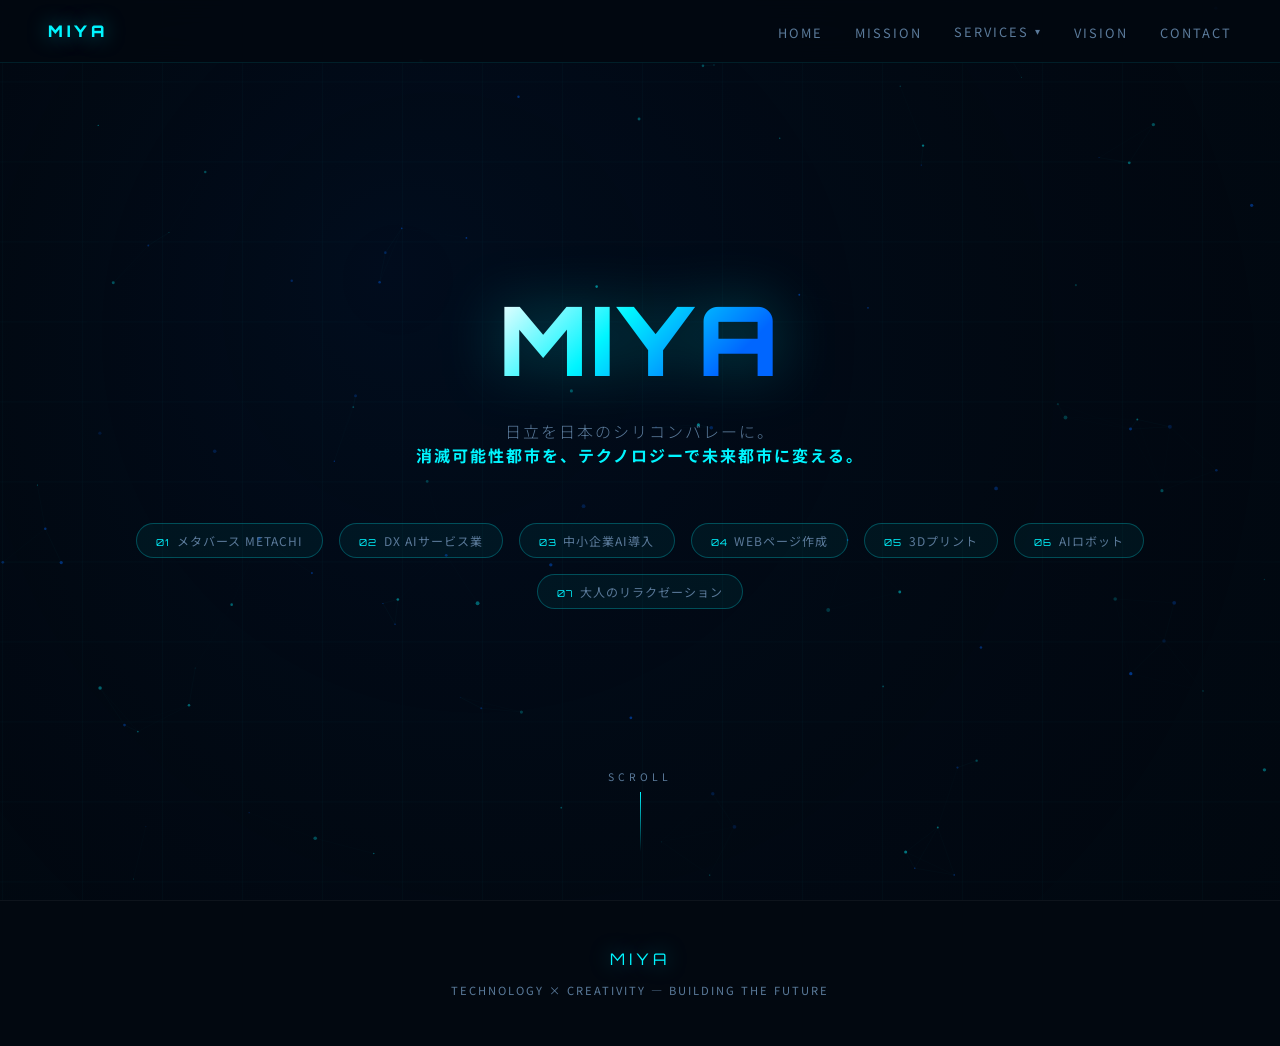
<file: index.html>
<!DOCTYPE html>
<html lang="ja">
<head>
  <meta charset="UTF-8">
  <meta name="viewport" content="width=device-width, initial-scale=1.0, viewport-fit=cover">
  <title>MIYA — 日立からテクノロジーで世界へ</title>
  <link rel="stylesheet" href="style.css?v=3">
</head>
<body>

<canvas id="bg-canvas"></canvas>

<nav>
  <a href="index.html" class="nav-logo">MIYA</a>
  <ul class="nav-links">
    <li><a href="index.html">HOME</a></li>
    <li><a href="mission.html">MISSION</a></li>
    <li class="nav-dropdown">
      <a href="services.html">SERVICES</a>
      <div class="dropdown-menu">
        <a href="metaverse.html"><span class="dd-num">01</span> メタバース METACHI</a>
        <a href="dx.html"><span class="dd-num">02</span> DX AIサービス業</a>
        <a href="ai-biz.html"><span class="dd-num">03</span> 中小企業AI導入</a>
        <a href="web.html"><span class="dd-num">04</span> WEBページ作成</a>
        <a href="print.html"><span class="dd-num">05</span> 3Dプリント</a>
        <a href="ai-robot.html"><span class="dd-num">06</span> AIロボット</a>
        <a href="recovery-lounge.html"><span class="dd-num">07</span> 大人のリラクゼーション</a>
      </div>
    </li>
    <li><a href="vision.html">VISION</a></li>
    <li><a href="contact.html">CONTACT</a></li>
  </ul>
  <button class="hamburger" id="hamburger" aria-label="メニューを開く">
    <span></span><span></span><span></span>
  </button>
</nav>

<div class="mobile-menu" id="mobile-menu">
  <a href="index.html" class="mobile-link">HOME</a>
  <a href="mission.html" class="mobile-link">MISSION</a>
  <div class="mobile-services-toggle" id="mobile-services-toggle">SERVICES</div>
  <div class="mobile-sub" id="mobile-sub">
    <a href="services.html"><span class="sub-num">ALL</span> 7つの事業軸</a>
    <a href="metaverse.html"><span class="sub-num">01</span> メタバース METACHI</a>
    <a href="dx.html"><span class="sub-num">02</span> DX AIサービス業</a>
    <a href="ai-biz.html"><span class="sub-num">03</span> 中小企業AI導入</a>
    <a href="web.html"><span class="sub-num">04</span> WEBページ作成</a>
    <a href="print.html"><span class="sub-num">05</span> 3Dプリント</a>
    <a href="ai-robot.html"><span class="sub-num">06</span> AIロボット</a>
    <a href="recovery-lounge.html"><span class="sub-num">07</span> 大人のリラクゼーション</a>
  </div>
  <a href="vision.html" class="mobile-link">VISION</a>
  <a href="contact.html" class="mobile-link">CONTACT</a>
</div>

<!-- HERO -->
<section id="hero">
  <h1 class="hero-name">MIYA</h1>
  <p class="hero-tagline">
    日立を日本のシリコンバレーに。<br><span>消滅可能性都市を、テクノロジーで未来都市に変える。</span>
  </p>

  <div class="hero-axes">
    <a class="hero-axis-chip" href="metaverse.html"><span class="chip-num">01</span>メタバース METACHI</a>
    <a class="hero-axis-chip" href="dx.html"><span class="chip-num">02</span>DX AIサービス業</a>
    <a class="hero-axis-chip" href="ai-biz.html"><span class="chip-num">03</span>中小企業AI導入</a>
    <a class="hero-axis-chip" href="web.html"><span class="chip-num">04</span>WEBページ作成</a>
    <a class="hero-axis-chip" href="print.html"><span class="chip-num">05</span>3Dプリント</a>
    <a class="hero-axis-chip" href="ai-robot.html"><span class="chip-num">06</span>AIロボット</a>
    <a class="hero-axis-chip" href="recovery-lounge.html"><span class="chip-num">07</span>大人のリラクゼーション</a>
  </div>

  <div class="scroll-indicator">
    <span>SCROLL</span>
    <div class="scroll-line"></div>
  </div>
</section>

<footer>
  <div class="footer-logo">MIYA</div>
  <p>TECHNOLOGY × CREATIVITY — BUILDING THE FUTURE</p>
</footer>

<div class="fab-nav" id="fab-nav">
  <div class="fab-overlay" id="fab-overlay"></div>
  <div class="fab-card" id="fab-card">
    <div class="fab-card-label">NAVIGATE</div>
    <nav class="fab-nav-list">
      <a href="index.html" class="fab-nav-item active">
        <span class="fab-nav-icon">🏠</span>
        <span class="fab-nav-text">HOME</span>
        <span class="fab-nav-arrow">→</span>
      </a>
      <a href="mission.html" class="fab-nav-item">
        <span class="fab-nav-icon">🎯</span>
        <span class="fab-nav-text">MISSION</span>
        <span class="fab-nav-arrow">→</span>
      </a>
      <a href="services.html" class="fab-nav-item">
        <span class="fab-nav-icon">⚡</span>
        <span class="fab-nav-text">SERVICES</span>
        <span class="fab-nav-arrow">→</span>
      </a>
      <a href="vision.html" class="fab-nav-item">
        <span class="fab-nav-icon">🔭</span>
        <span class="fab-nav-text">VISION</span>
        <span class="fab-nav-arrow">→</span>
      </a>
      <a href="contact.html" class="fab-nav-item">
        <span class="fab-nav-icon">✉️</span>
        <span class="fab-nav-text">CONTACT</span>
        <span class="fab-nav-arrow">→</span>
      </a>
    </nav>
  </div>
  <button class="fab-btn" id="fab-btn" aria-label="ナビゲーション">
    <span class="fab-dots">
      <span></span><span></span>
      <span></span><span></span>
    </span>
  </button>
</div>
<script src="bg.js?v=3"></script>
</body>
</html>
</file>
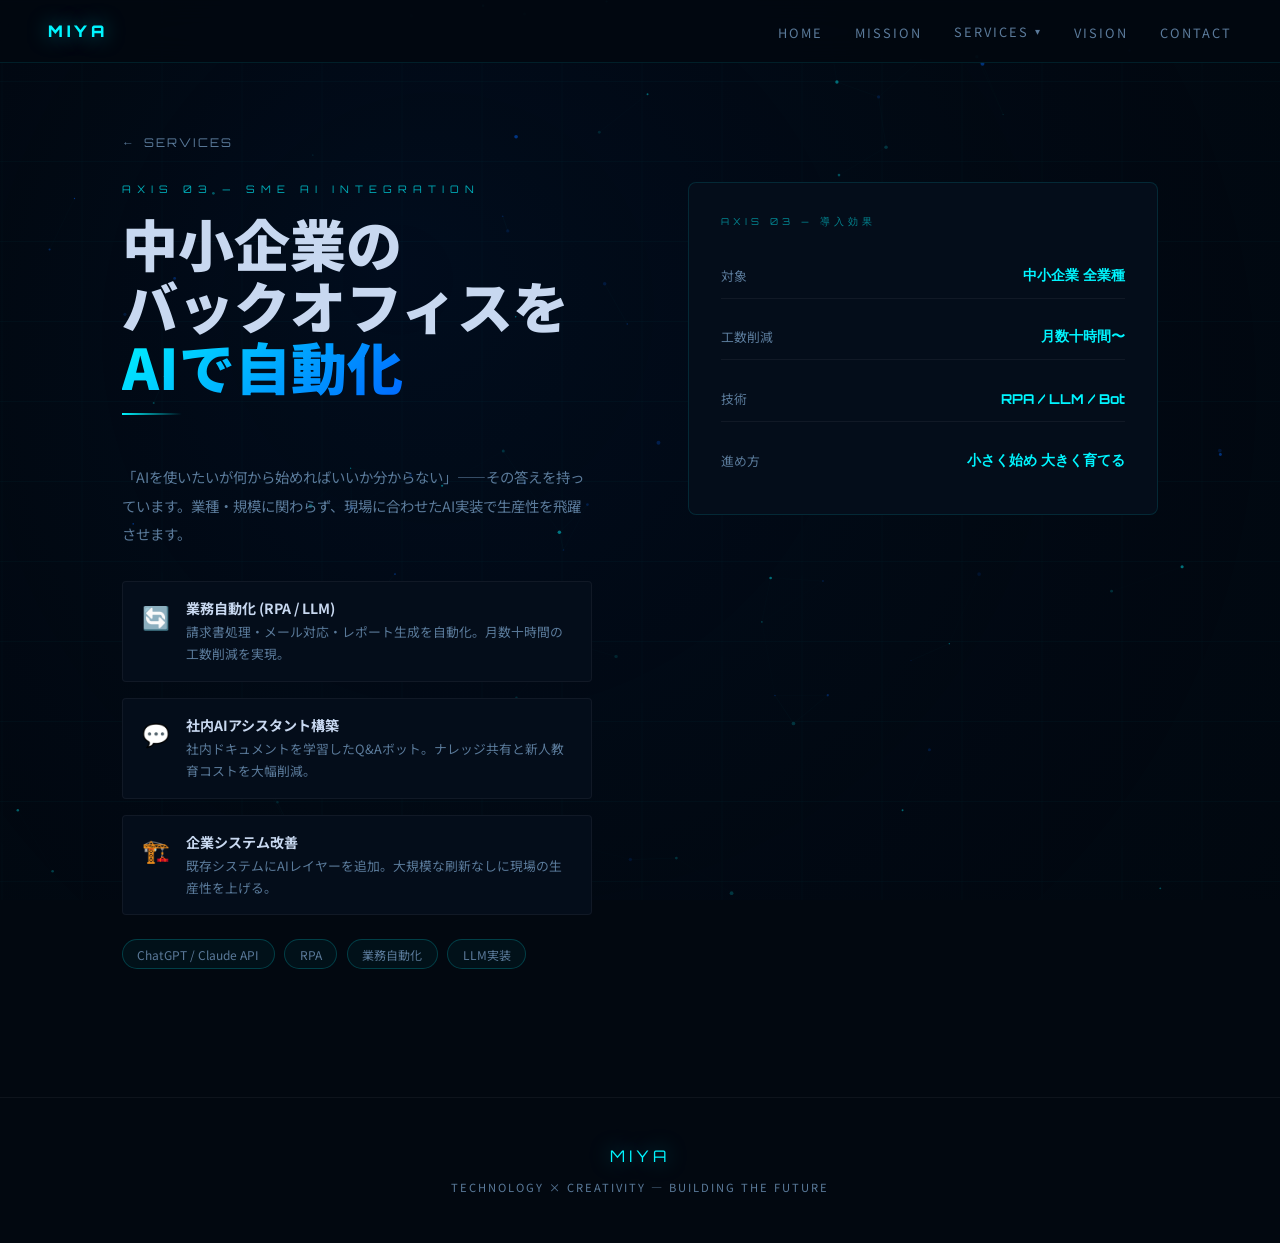
<file: ai-biz.html>
<!DOCTYPE html>
<html lang="ja">
<head>
  <meta charset="UTF-8">
  <meta name="viewport" content="width=device-width, initial-scale=1.0, viewport-fit=cover">
  <title>AXIS 03 — 中小企業AI導入 | MIYA</title>
  <link rel="stylesheet" href="style.css?v=3">
</head>
<body>

<canvas id="bg-canvas"></canvas>

<nav>
  <a href="index.html" class="nav-logo">MIYA</a>
  <ul class="nav-links">
    <li><a href="index.html">HOME</a></li>
    <li><a href="mission.html">MISSION</a></li>
    <li class="nav-dropdown">
      <a href="services.html">SERVICES</a>
      <div class="dropdown-menu">
        <a href="metaverse.html"><span class="dd-num">01</span> メタバース METACHI</a>
        <a href="dx.html"><span class="dd-num">02</span> DX AIサービス業</a>
        <a href="ai-biz.html"><span class="dd-num">03</span> 中小企業AI導入</a>
        <a href="web.html"><span class="dd-num">04</span> WEBページ作成</a>
        <a href="print.html"><span class="dd-num">05</span> 3Dプリント</a>
        <a href="ai-robot.html"><span class="dd-num">06</span> AIロボット</a>
        <a href="recovery-lounge.html"><span class="dd-num">07</span> 大人のリラクゼーション</a>
      </div>
    </li>
    <li><a href="vision.html">VISION</a></li>
    <li><a href="contact.html">CONTACT</a></li>
  </ul>
  <button class="hamburger" id="hamburger" aria-label="メニューを開く">
    <span></span><span></span><span></span>
  </button>
</nav>

<div class="mobile-menu" id="mobile-menu">
  <a href="index.html" class="mobile-link">HOME</a>
  <a href="mission.html" class="mobile-link">MISSION</a>
  <div class="mobile-services-toggle" id="mobile-services-toggle">SERVICES</div>
  <div class="mobile-sub" id="mobile-sub">
    <a href="services.html"><span class="sub-num">ALL</span> 7つの事業軸</a>
    <a href="metaverse.html"><span class="sub-num">01</span> メタバース METACHI</a>
    <a href="dx.html"><span class="sub-num">02</span> DX AIサービス業</a>
    <a href="ai-biz.html"><span class="sub-num">03</span> 中小企業AI導入</a>
    <a href="web.html"><span class="sub-num">04</span> WEBページ作成</a>
    <a href="print.html"><span class="sub-num">05</span> 3Dプリント</a>
    <a href="ai-robot.html"><span class="sub-num">06</span> AIロボット</a>
    <a href="recovery-lounge.html"><span class="sub-num">07</span> 大人のリラクゼーション</a>
  </div>
  <a href="vision.html" class="mobile-link">VISION</a>
  <a href="contact.html" class="mobile-link">CONTACT</a>
</div>

<section>
  <div class="section-inner">
    <a href="services.html" class="back-link">SERVICES</a>
    <div class="axis-layout">
      <div class="reveal">
        <div class="section-label">AXIS 03 — SME AI INTEGRATION</div>
        <h2 class="section-title">中小企業の<br>バックオフィスを<br><span class="accent">AIで自動化</span></h2>
        <div class="divider"></div>
        <p style="color:var(--text-dim);font-size:0.9rem;line-height:2;margin-bottom:2rem;">
          「AIを使いたいが何から始めればいいか分からない」——その答えを持っています。業種・規模に関わらず、現場に合わせたAI実装で生産性を飛躍させます。
        </p>

        <div class="feature-list">
          <div class="feature-item">
            <span class="feature-item-icon">🔄</span>
            <div>
              <h4>業務自動化 (RPA / LLM)</h4>
              <p>請求書処理・メール対応・レポート生成を自動化。月数十時間の工数削減を実現。</p>
            </div>
          </div>
          <div class="feature-item">
            <span class="feature-item-icon">💬</span>
            <div>
              <h4>社内AIアシスタント構築</h4>
              <p>社内ドキュメントを学習したQ&Aボット。ナレッジ共有と新人教育コストを大幅削減。</p>
            </div>
          </div>
          <div class="feature-item">
            <span class="feature-item-icon">🏗️</span>
            <div>
              <h4>企業システム改善</h4>
              <p>既存システムにAIレイヤーを追加。大規模な刷新なしに現場の生産性を上げる。</p>
            </div>
          </div>
        </div>

        <div class="tag-list">
          <span class="tag">ChatGPT / Claude API</span>
          <span class="tag">RPA</span>
          <span class="tag">業務自動化</span>
          <span class="tag">LLM実装</span>
        </div>
      </div>

      <div class="reveal">
        <div class="axis-visual">
          <div class="axis-visual-label">AXIS 03 — 導入効果</div>
          <div class="stat-row">
            <div class="stat-item">
              <span class="stat-label">対象</span>
              <span class="stat-value">中小企業 全業種</span>
            </div>
            <div class="stat-item">
              <span class="stat-label">工数削減</span>
              <span class="stat-value">月数十時間〜</span>
            </div>
            <div class="stat-item">
              <span class="stat-label">技術</span>
              <span class="stat-value">RPA / LLM / Bot</span>
            </div>
            <div class="stat-item">
              <span class="stat-label">進め方</span>
              <span class="stat-value">小さく始め 大きく育てる</span>
            </div>
          </div>
        </div>
      </div>
    </div>
  </div>
</section>

<footer>
  <div class="footer-logo">MIYA</div>
  <p>TECHNOLOGY × CREATIVITY — BUILDING THE FUTURE</p>
</footer>

<div class="fab-nav" id="fab-nav">
  <div class="fab-overlay" id="fab-overlay"></div>
  <div class="fab-card" id="fab-card">
    <div class="fab-card-label">NAVIGATE</div>
    <nav class="fab-nav-list">
      <a href="index.html" class="fab-nav-item">
        <span class="fab-nav-icon">🏠</span>
        <span class="fab-nav-text">HOME</span>
        <span class="fab-nav-arrow">→</span>
      </a>
      <a href="mission.html" class="fab-nav-item">
        <span class="fab-nav-icon">🎯</span>
        <span class="fab-nav-text">MISSION</span>
        <span class="fab-nav-arrow">→</span>
      </a>
      <a href="services.html" class="fab-nav-item active">
        <span class="fab-nav-icon">⚡</span>
        <span class="fab-nav-text">SERVICES</span>
        <span class="fab-nav-arrow">→</span>
      </a>
      <a href="vision.html" class="fab-nav-item">
        <span class="fab-nav-icon">🔭</span>
        <span class="fab-nav-text">VISION</span>
        <span class="fab-nav-arrow">→</span>
      </a>
      <a href="contact.html" class="fab-nav-item">
        <span class="fab-nav-icon">✉️</span>
        <span class="fab-nav-text">CONTACT</span>
        <span class="fab-nav-arrow">→</span>
      </a>
    </nav>
  </div>
  <button class="fab-btn" id="fab-btn" aria-label="ナビゲーション">
    <span class="fab-dots">
      <span></span><span></span>
      <span></span><span></span>
    </span>
  </button>
</div>
<script src="bg.js?v=3"></script>
</body>
</html>
</file>
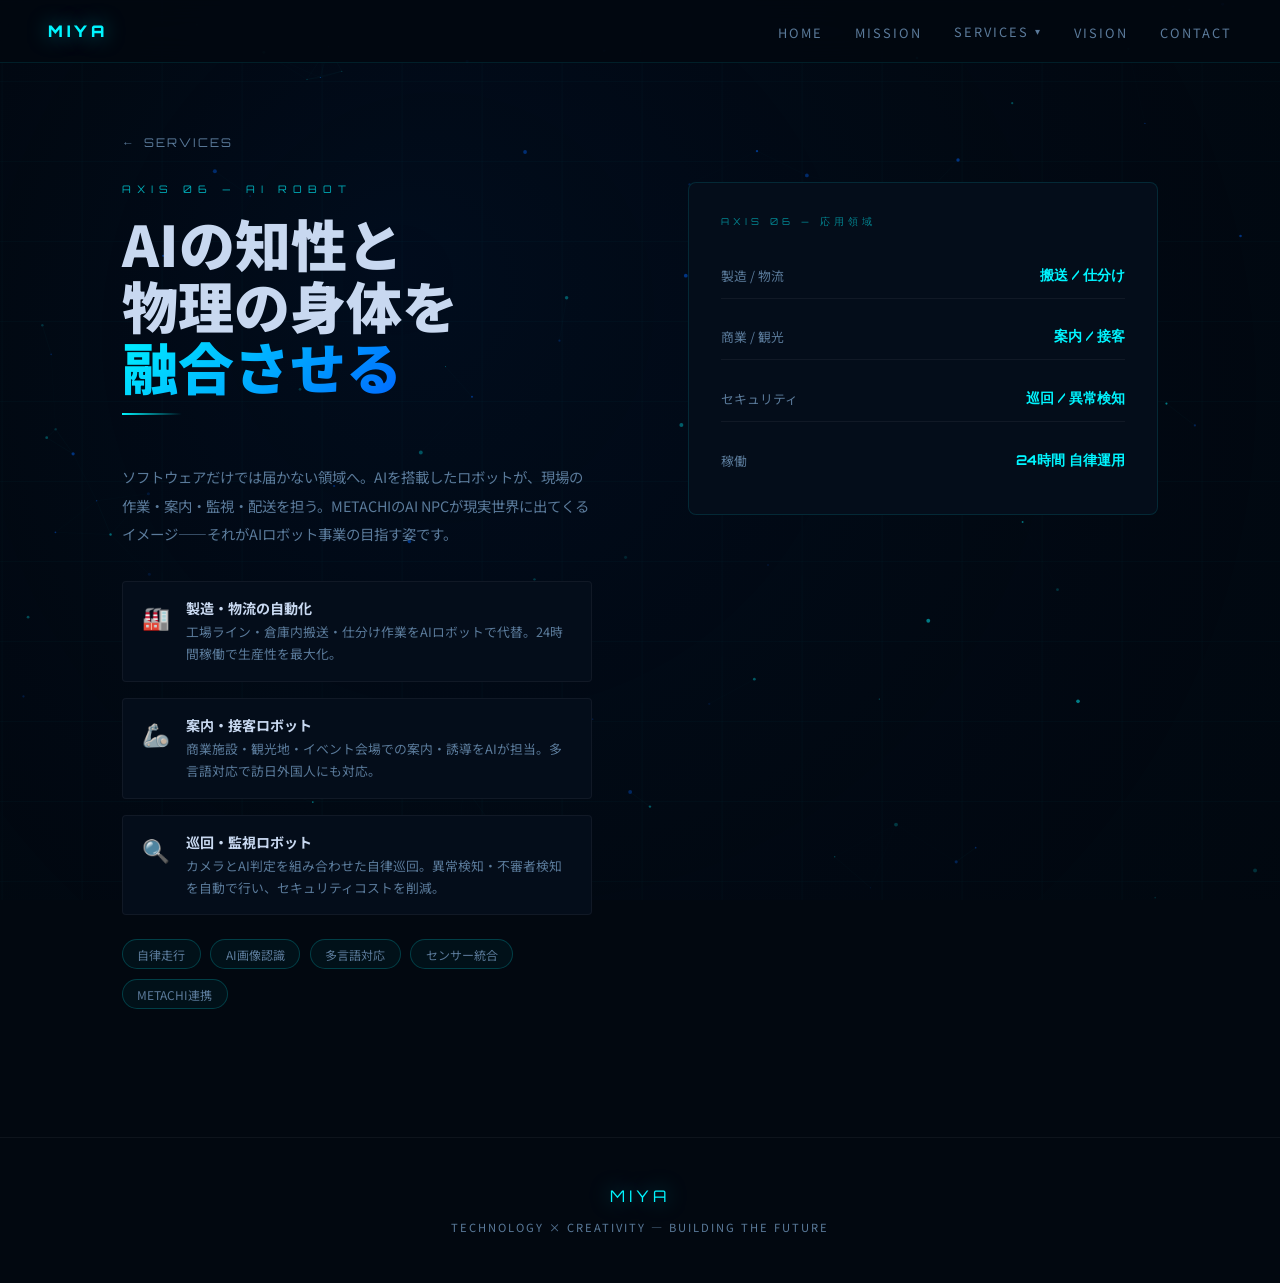
<file: ai-robot.html>
<!DOCTYPE html>
<html lang="ja">
<head>
  <meta charset="UTF-8">
  <meta name="viewport" content="width=device-width, initial-scale=1.0, viewport-fit=cover">
  <title>AXIS 06 — AIロボット | MIYA</title>
  <link rel="stylesheet" href="style.css?v=3">
</head>
<body>

<canvas id="bg-canvas"></canvas>

<nav>
  <a href="index.html" class="nav-logo">MIYA</a>
  <ul class="nav-links">
    <li><a href="index.html">HOME</a></li>
    <li><a href="mission.html">MISSION</a></li>
    <li class="nav-dropdown">
      <a href="services.html">SERVICES</a>
      <div class="dropdown-menu">
        <a href="metaverse.html"><span class="dd-num">01</span> メタバース METACHI</a>
        <a href="dx.html"><span class="dd-num">02</span> DX AIサービス業</a>
        <a href="ai-biz.html"><span class="dd-num">03</span> 中小企業AI導入</a>
        <a href="web.html"><span class="dd-num">04</span> WEBページ作成</a>
        <a href="print.html"><span class="dd-num">05</span> 3Dプリント</a>
        <a href="ai-robot.html"><span class="dd-num">06</span> AIロボット</a>
        <a href="recovery-lounge.html"><span class="dd-num">07</span> 大人のリラクゼーション</a>
      </div>
    </li>
    <li><a href="vision.html">VISION</a></li>
    <li><a href="contact.html">CONTACT</a></li>
  </ul>
  <button class="hamburger" id="hamburger" aria-label="メニューを開く">
    <span></span><span></span><span></span>
  </button>
</nav>

<div class="mobile-menu" id="mobile-menu">
  <a href="index.html" class="mobile-link">HOME</a>
  <a href="mission.html" class="mobile-link">MISSION</a>
  <div class="mobile-services-toggle" id="mobile-services-toggle">SERVICES</div>
  <div class="mobile-sub" id="mobile-sub">
    <a href="services.html"><span class="sub-num">ALL</span> 7つの事業軸</a>
    <a href="metaverse.html"><span class="sub-num">01</span> メタバース METACHI</a>
    <a href="dx.html"><span class="sub-num">02</span> DX AIサービス業</a>
    <a href="ai-biz.html"><span class="sub-num">03</span> 中小企業AI導入</a>
    <a href="web.html"><span class="sub-num">04</span> WEBページ作成</a>
    <a href="print.html"><span class="sub-num">05</span> 3Dプリント</a>
    <a href="ai-robot.html"><span class="sub-num">06</span> AIロボット</a>
    <a href="recovery-lounge.html"><span class="sub-num">07</span> 大人のリラクゼーション</a>
  </div>
  <a href="vision.html" class="mobile-link">VISION</a>
  <a href="contact.html" class="mobile-link">CONTACT</a>
</div>

<section>
  <div class="section-inner">
    <a href="services.html" class="back-link">SERVICES</a>
    <div class="axis-layout">
      <div class="reveal">
        <div class="section-label">AXIS 06 — AI ROBOT</div>
        <h2 class="section-title">AIの知性と<br>物理の身体を<br><span class="accent">融合させる</span></h2>
        <div class="divider"></div>
        <p style="color:var(--text-dim);font-size:0.9rem;line-height:2;margin-bottom:2rem;">
          ソフトウェアだけでは届かない領域へ。AIを搭載したロボットが、現場の作業・案内・監視・配送を担う。METACHIのAI NPCが現実世界に出てくるイメージ——それがAIロボット事業の目指す姿です。
        </p>

        <div class="feature-list">
          <div class="feature-item">
            <span class="feature-item-icon">🏭</span>
            <div>
              <h4>製造・物流の自動化</h4>
              <p>工場ライン・倉庫内搬送・仕分け作業をAIロボットで代替。24時間稼働で生産性を最大化。</p>
            </div>
          </div>
          <div class="feature-item">
            <span class="feature-item-icon">🦾</span>
            <div>
              <h4>案内・接客ロボット</h4>
              <p>商業施設・観光地・イベント会場での案内・誘導をAIが担当。多言語対応で訪日外国人にも対応。</p>
            </div>
          </div>
          <div class="feature-item">
            <span class="feature-item-icon">🔍</span>
            <div>
              <h4>巡回・監視ロボット</h4>
              <p>カメラとAI判定を組み合わせた自律巡回。異常検知・不審者検知を自動で行い、セキュリティコストを削減。</p>
            </div>
          </div>
        </div>

        <div class="tag-list">
          <span class="tag">自律走行</span>
          <span class="tag">AI画像認識</span>
          <span class="tag">多言語対応</span>
          <span class="tag">センサー統合</span>
          <span class="tag">METACHI連携</span>
        </div>
      </div>

      <div class="reveal">
        <div class="axis-visual">
          <div class="axis-visual-label">AXIS 06 — 応用領域</div>
          <div class="stat-row">
            <div class="stat-item">
              <span class="stat-label">製造 / 物流</span>
              <span class="stat-value">搬送 / 仕分け</span>
            </div>
            <div class="stat-item">
              <span class="stat-label">商業 / 観光</span>
              <span class="stat-value">案内 / 接客</span>
            </div>
            <div class="stat-item">
              <span class="stat-label">セキュリティ</span>
              <span class="stat-value">巡回 / 異常検知</span>
            </div>
            <div class="stat-item">
              <span class="stat-label">稼働</span>
              <span class="stat-value">24時間 自律運用</span>
            </div>
          </div>
        </div>
      </div>
    </div>
  </div>
</section>

<footer>
  <div class="footer-logo">MIYA</div>
  <p>TECHNOLOGY × CREATIVITY — BUILDING THE FUTURE</p>
</footer>

<div class="fab-nav" id="fab-nav">
  <div class="fab-overlay" id="fab-overlay"></div>
  <div class="fab-card" id="fab-card">
    <div class="fab-card-label">NAVIGATE</div>
    <nav class="fab-nav-list">
      <a href="index.html" class="fab-nav-item">
        <span class="fab-nav-icon">🏠</span>
        <span class="fab-nav-text">HOME</span>
        <span class="fab-nav-arrow">→</span>
      </a>
      <a href="mission.html" class="fab-nav-item">
        <span class="fab-nav-icon">🎯</span>
        <span class="fab-nav-text">MISSION</span>
        <span class="fab-nav-arrow">→</span>
      </a>
      <a href="services.html" class="fab-nav-item active">
        <span class="fab-nav-icon">⚡</span>
        <span class="fab-nav-text">SERVICES</span>
        <span class="fab-nav-arrow">→</span>
      </a>
      <a href="vision.html" class="fab-nav-item">
        <span class="fab-nav-icon">🔭</span>
        <span class="fab-nav-text">VISION</span>
        <span class="fab-nav-arrow">→</span>
      </a>
      <a href="contact.html" class="fab-nav-item">
        <span class="fab-nav-icon">✉️</span>
        <span class="fab-nav-text">CONTACT</span>
        <span class="fab-nav-arrow">→</span>
      </a>
    </nav>
  </div>
  <button class="fab-btn" id="fab-btn" aria-label="ナビゲーション">
    <span class="fab-dots">
      <span></span><span></span>
      <span></span><span></span>
    </span>
  </button>
</div>
<script src="bg.js?v=3"></script>
</body>
</html>
</file>
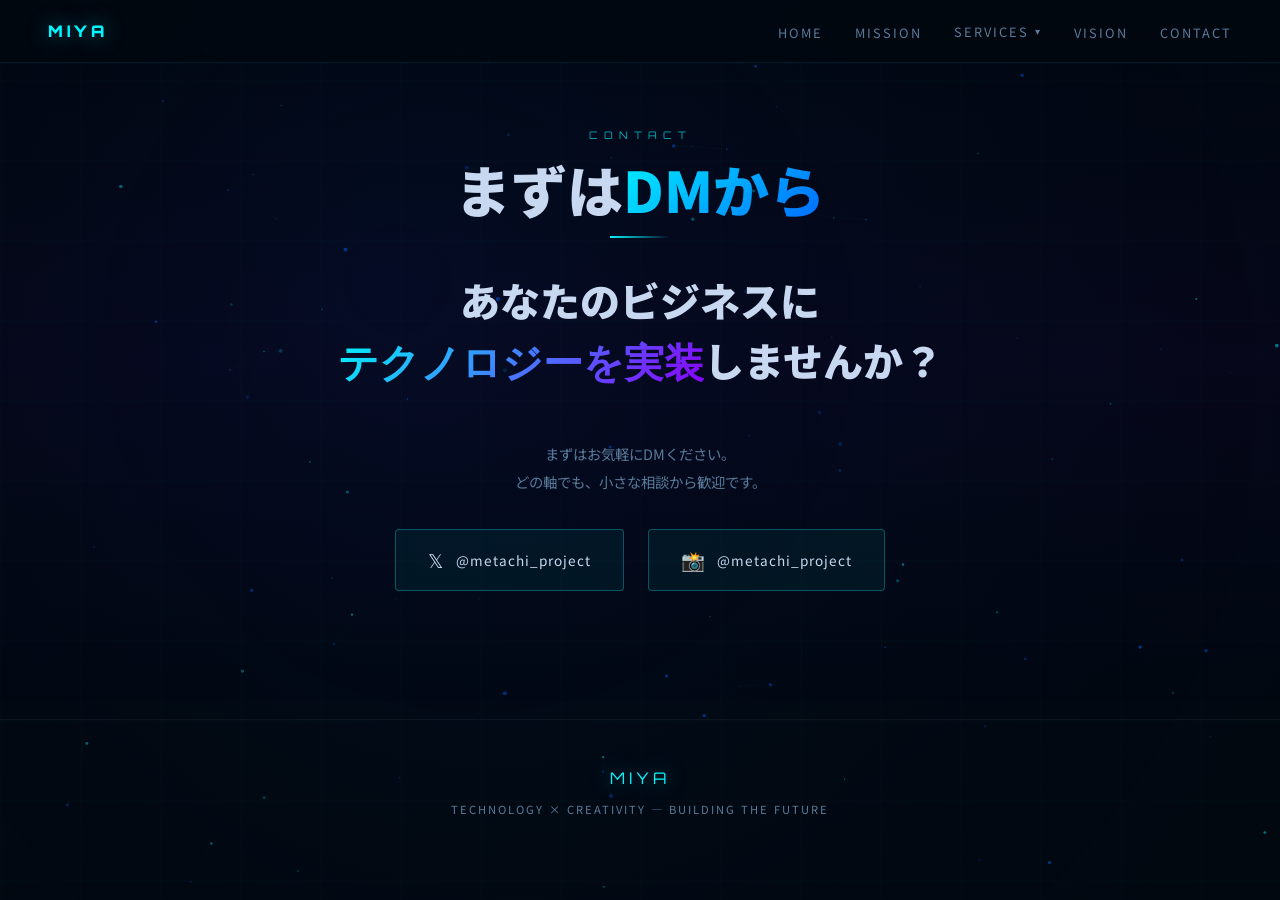
<file: contact.html>
<!DOCTYPE html>
<html lang="ja">
<head>
  <meta charset="UTF-8">
  <meta name="viewport" content="width=device-width, initial-scale=1.0, viewport-fit=cover">
  <title>CONTACT — MIYA</title>
  <link rel="stylesheet" href="style.css?v=3">
</head>
<body>

<canvas id="bg-canvas"></canvas>

<nav>
  <a href="index.html" class="nav-logo">MIYA</a>
  <ul class="nav-links">
    <li><a href="index.html">HOME</a></li>
    <li><a href="mission.html">MISSION</a></li>
    <li class="nav-dropdown">
      <a href="services.html">SERVICES</a>
      <div class="dropdown-menu">
        <a href="metaverse.html"><span class="dd-num">01</span> メタバース METACHI</a>
        <a href="dx.html"><span class="dd-num">02</span> DX AIサービス業</a>
        <a href="ai-biz.html"><span class="dd-num">03</span> 中小企業AI導入</a>
        <a href="web.html"><span class="dd-num">04</span> WEBページ作成</a>
        <a href="print.html"><span class="dd-num">05</span> 3Dプリント</a>
        <a href="ai-robot.html"><span class="dd-num">06</span> AIロボット</a>
        <a href="recovery-lounge.html"><span class="dd-num">07</span> 大人のリラクゼーション</a>
      </div>
    </li>
    <li><a href="vision.html">VISION</a></li>
    <li><a href="contact.html">CONTACT</a></li>
  </ul>
  <button class="hamburger" id="hamburger" aria-label="メニューを開く">
    <span></span><span></span><span></span>
  </button>
</nav>

<div class="mobile-menu" id="mobile-menu">
  <a href="index.html" class="mobile-link">HOME</a>
  <a href="mission.html" class="mobile-link">MISSION</a>
  <div class="mobile-services-toggle" id="mobile-services-toggle">SERVICES</div>
  <div class="mobile-sub" id="mobile-sub">
    <a href="services.html"><span class="sub-num">ALL</span> 7つの事業軸</a>
    <a href="metaverse.html"><span class="sub-num">01</span> メタバース METACHI</a>
    <a href="dx.html"><span class="sub-num">02</span> DX AIサービス業</a>
    <a href="ai-biz.html"><span class="sub-num">03</span> 中小企業AI導入</a>
    <a href="web.html"><span class="sub-num">04</span> WEBページ作成</a>
    <a href="print.html"><span class="sub-num">05</span> 3Dプリント</a>
    <a href="ai-robot.html"><span class="sub-num">06</span> AIロボット</a>
    <a href="recovery-lounge.html"><span class="sub-num">07</span> 大人のリラクゼーション</a>
  </div>
  <a href="vision.html" class="mobile-link">VISION</a>
  <a href="contact.html" class="mobile-link">CONTACT</a>
</div>

<section id="contact">
  <div class="section-inner">
    <div class="reveal">
      <div class="section-label" style="text-align:center;">CONTACT</div>
      <h2 class="section-title" style="text-align:center;">まずは<span class="accent">DMから</span></h2>
      <div class="divider" style="margin:1rem auto 2rem;"></div>
      <p class="contact-tagline">
        あなたのビジネスに<br><span class="hl">テクノロジーを実装</span>しませんか？
      </p>
      <p style="color:var(--text-dim);font-size:0.9rem;line-height:2;max-width:500px;margin:0 auto;">
        まずはお気軽にDMください。<br>どの軸でも、小さな相談から歓迎です。
      </p>

      <div class="sns-links">
        <a class="sns-btn" href="https://x.com/metachi_project?s=21" target="_blank" rel="noopener">
          <span class="sns-btn-icon">𝕏</span>
          <span>@metachi_project</span>
        </a>
        <a class="sns-btn" href="https://www.instagram.com/metachi_project?igsh=MTBnMGc5eWlnNW9udg%3D%3D&utm_source=qr" target="_blank" rel="noopener">
          <span class="sns-btn-icon">📸</span>
          <span>@metachi_project</span>
        </a>
      </div>
    </div>
  </div>
</section>

<footer>
  <div class="footer-logo">MIYA</div>
  <p>TECHNOLOGY × CREATIVITY — BUILDING THE FUTURE</p>
</footer>

<div class="fab-nav" id="fab-nav">
  <div class="fab-overlay" id="fab-overlay"></div>
  <div class="fab-card" id="fab-card">
    <div class="fab-card-label">NAVIGATE</div>
    <nav class="fab-nav-list">
      <a href="index.html" class="fab-nav-item">
        <span class="fab-nav-icon">🏠</span>
        <span class="fab-nav-text">HOME</span>
        <span class="fab-nav-arrow">→</span>
      </a>
      <a href="mission.html" class="fab-nav-item">
        <span class="fab-nav-icon">🎯</span>
        <span class="fab-nav-text">MISSION</span>
        <span class="fab-nav-arrow">→</span>
      </a>
      <a href="services.html" class="fab-nav-item">
        <span class="fab-nav-icon">⚡</span>
        <span class="fab-nav-text">SERVICES</span>
        <span class="fab-nav-arrow">→</span>
      </a>
      <a href="vision.html" class="fab-nav-item">
        <span class="fab-nav-icon">🔭</span>
        <span class="fab-nav-text">VISION</span>
        <span class="fab-nav-arrow">→</span>
      </a>
      <a href="contact.html" class="fab-nav-item active">
        <span class="fab-nav-icon">✉️</span>
        <span class="fab-nav-text">CONTACT</span>
        <span class="fab-nav-arrow">→</span>
      </a>
    </nav>
  </div>
  <button class="fab-btn" id="fab-btn" aria-label="ナビゲーション">
    <span class="fab-dots">
      <span></span><span></span>
      <span></span><span></span>
    </span>
  </button>
</div>
<script src="bg.js?v=3"></script>
</body>
</html>
</file>
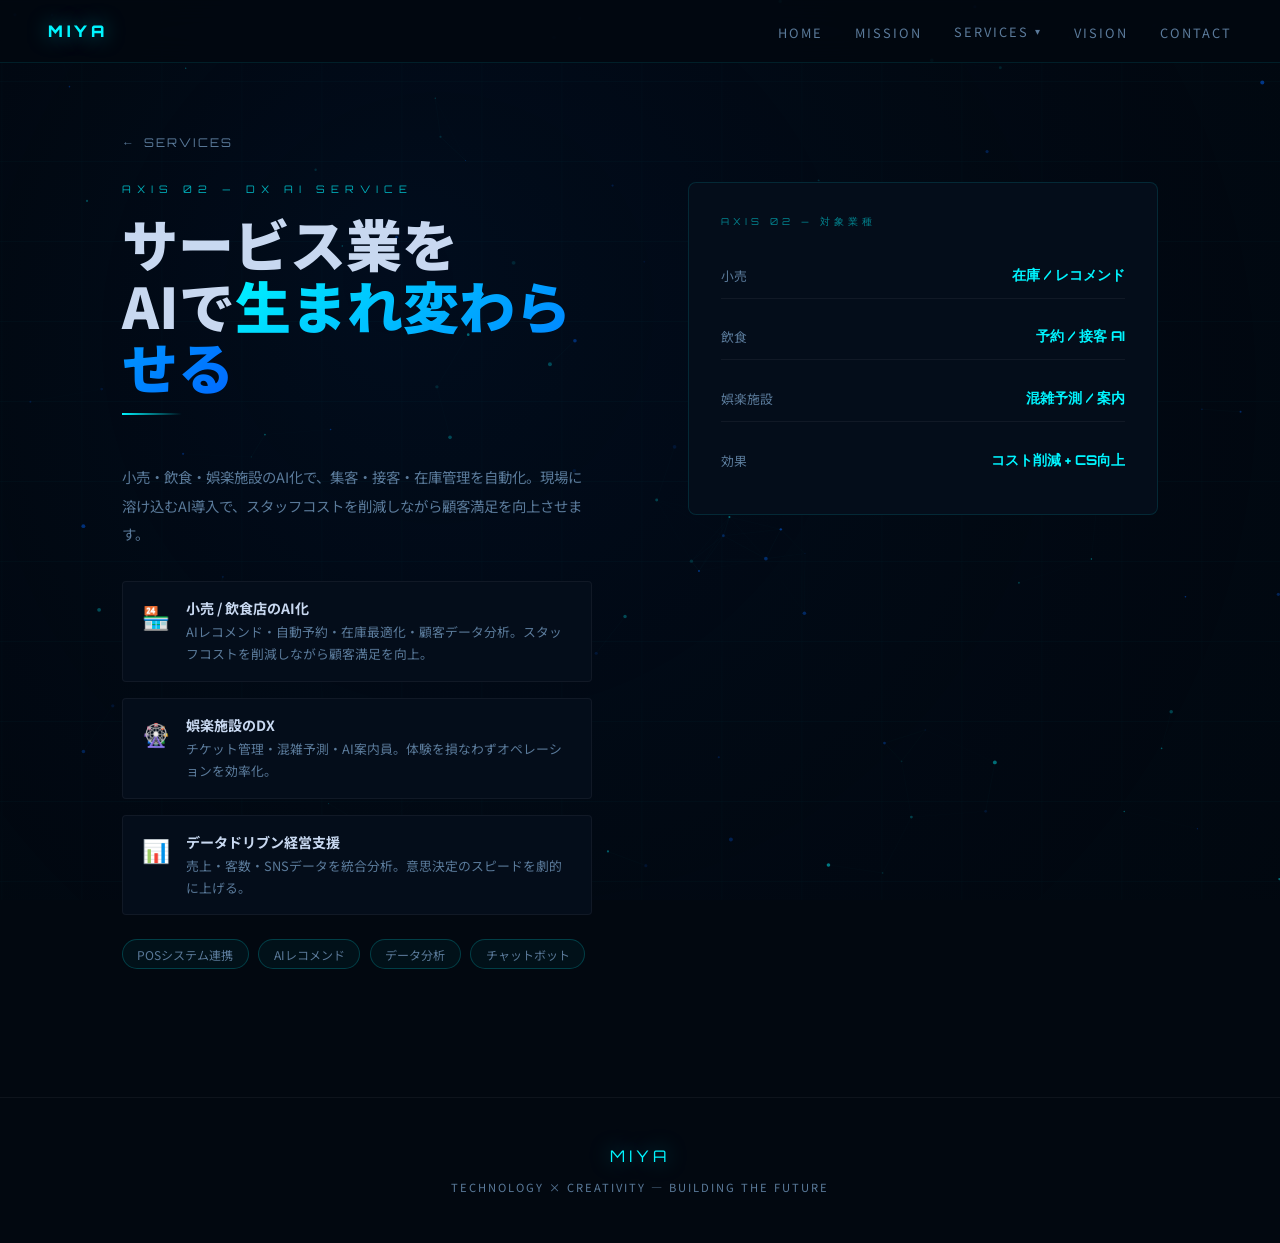
<file: dx.html>
<!DOCTYPE html>
<html lang="ja">
<head>
  <meta charset="UTF-8">
  <meta name="viewport" content="width=device-width, initial-scale=1.0, viewport-fit=cover">
  <title>AXIS 02 — DX AIサービス業 | MIYA</title>
  <link rel="stylesheet" href="style.css?v=3">
</head>
<body>

<canvas id="bg-canvas"></canvas>

<nav>
  <a href="index.html" class="nav-logo">MIYA</a>
  <ul class="nav-links">
    <li><a href="index.html">HOME</a></li>
    <li><a href="mission.html">MISSION</a></li>
    <li class="nav-dropdown">
      <a href="services.html">SERVICES</a>
      <div class="dropdown-menu">
        <a href="metaverse.html"><span class="dd-num">01</span> メタバース METACHI</a>
        <a href="dx.html"><span class="dd-num">02</span> DX AIサービス業</a>
        <a href="ai-biz.html"><span class="dd-num">03</span> 中小企業AI導入</a>
        <a href="web.html"><span class="dd-num">04</span> WEBページ作成</a>
        <a href="print.html"><span class="dd-num">05</span> 3Dプリント</a>
        <a href="ai-robot.html"><span class="dd-num">06</span> AIロボット</a>
        <a href="recovery-lounge.html"><span class="dd-num">07</span> 大人のリラクゼーション</a>
      </div>
    </li>
    <li><a href="vision.html">VISION</a></li>
    <li><a href="contact.html">CONTACT</a></li>
  </ul>
  <button class="hamburger" id="hamburger" aria-label="メニューを開く">
    <span></span><span></span><span></span>
  </button>
</nav>

<div class="mobile-menu" id="mobile-menu">
  <a href="index.html" class="mobile-link">HOME</a>
  <a href="mission.html" class="mobile-link">MISSION</a>
  <div class="mobile-services-toggle" id="mobile-services-toggle">SERVICES</div>
  <div class="mobile-sub" id="mobile-sub">
    <a href="services.html"><span class="sub-num">ALL</span> 7つの事業軸</a>
    <a href="metaverse.html"><span class="sub-num">01</span> メタバース METACHI</a>
    <a href="dx.html"><span class="sub-num">02</span> DX AIサービス業</a>
    <a href="ai-biz.html"><span class="sub-num">03</span> 中小企業AI導入</a>
    <a href="web.html"><span class="sub-num">04</span> WEBページ作成</a>
    <a href="print.html"><span class="sub-num">05</span> 3Dプリント</a>
    <a href="ai-robot.html"><span class="sub-num">06</span> AIロボット</a>
    <a href="recovery-lounge.html"><span class="sub-num">07</span> 大人のリラクゼーション</a>
  </div>
  <a href="vision.html" class="mobile-link">VISION</a>
  <a href="contact.html" class="mobile-link">CONTACT</a>
</div>

<section>
  <div class="section-inner">
    <a href="services.html" class="back-link">SERVICES</a>
    <div class="axis-layout">
      <div class="reveal">
        <div class="section-label">AXIS 02 — DX AI SERVICE</div>
        <h2 class="section-title">サービス業を<br>AIで<span class="accent">生まれ変わらせる</span></h2>
        <div class="divider"></div>
        <p style="color:var(--text-dim);font-size:0.9rem;line-height:2;margin-bottom:2rem;">
          小売・飲食・娯楽施設のAI化で、集客・接客・在庫管理を自動化。現場に溶け込むAI導入で、スタッフコストを削減しながら顧客満足を向上させます。
        </p>

        <div class="feature-list">
          <div class="feature-item">
            <span class="feature-item-icon">🏪</span>
            <div>
              <h4>小売 / 飲食店のAI化</h4>
              <p>AIレコメンド・自動予約・在庫最適化・顧客データ分析。スタッフコストを削減しながら顧客満足を向上。</p>
            </div>
          </div>
          <div class="feature-item">
            <span class="feature-item-icon">🎡</span>
            <div>
              <h4>娯楽施設のDX</h4>
              <p>チケット管理・混雑予測・AI案内員。体験を損なわずオペレーションを効率化。</p>
            </div>
          </div>
          <div class="feature-item">
            <span class="feature-item-icon">📊</span>
            <div>
              <h4>データドリブン経営支援</h4>
              <p>売上・客数・SNSデータを統合分析。意思決定のスピードを劇的に上げる。</p>
            </div>
          </div>
        </div>

        <div class="tag-list">
          <span class="tag">POSシステム連携</span>
          <span class="tag">AIレコメンド</span>
          <span class="tag">データ分析</span>
          <span class="tag">チャットボット</span>
        </div>
      </div>

      <div class="reveal">
        <div class="axis-visual">
          <div class="axis-visual-label">AXIS 02 — 対象業種</div>
          <div class="stat-row">
            <div class="stat-item">
              <span class="stat-label">小売</span>
              <span class="stat-value">在庫 / レコメンド</span>
            </div>
            <div class="stat-item">
              <span class="stat-label">飲食</span>
              <span class="stat-value">予約 / 接客 AI</span>
            </div>
            <div class="stat-item">
              <span class="stat-label">娯楽施設</span>
              <span class="stat-value">混雑予測 / 案内</span>
            </div>
            <div class="stat-item">
              <span class="stat-label">効果</span>
              <span class="stat-value">コスト削減 + CS向上</span>
            </div>
          </div>
        </div>
      </div>
    </div>
  </div>
</section>

<footer>
  <div class="footer-logo">MIYA</div>
  <p>TECHNOLOGY × CREATIVITY — BUILDING THE FUTURE</p>
</footer>

<div class="fab-nav" id="fab-nav">
  <div class="fab-overlay" id="fab-overlay"></div>
  <div class="fab-card" id="fab-card">
    <div class="fab-card-label">NAVIGATE</div>
    <nav class="fab-nav-list">
      <a href="index.html" class="fab-nav-item">
        <span class="fab-nav-icon">🏠</span>
        <span class="fab-nav-text">HOME</span>
        <span class="fab-nav-arrow">→</span>
      </a>
      <a href="mission.html" class="fab-nav-item">
        <span class="fab-nav-icon">🎯</span>
        <span class="fab-nav-text">MISSION</span>
        <span class="fab-nav-arrow">→</span>
      </a>
      <a href="services.html" class="fab-nav-item active">
        <span class="fab-nav-icon">⚡</span>
        <span class="fab-nav-text">SERVICES</span>
        <span class="fab-nav-arrow">→</span>
      </a>
      <a href="vision.html" class="fab-nav-item">
        <span class="fab-nav-icon">🔭</span>
        <span class="fab-nav-text">VISION</span>
        <span class="fab-nav-arrow">→</span>
      </a>
      <a href="contact.html" class="fab-nav-item">
        <span class="fab-nav-icon">✉️</span>
        <span class="fab-nav-text">CONTACT</span>
        <span class="fab-nav-arrow">→</span>
      </a>
    </nav>
  </div>
  <button class="fab-btn" id="fab-btn" aria-label="ナビゲーション">
    <span class="fab-dots">
      <span></span><span></span>
      <span></span><span></span>
    </span>
  </button>
</div>
<script src="bg.js?v=3"></script>
</body>
</html>
</file>
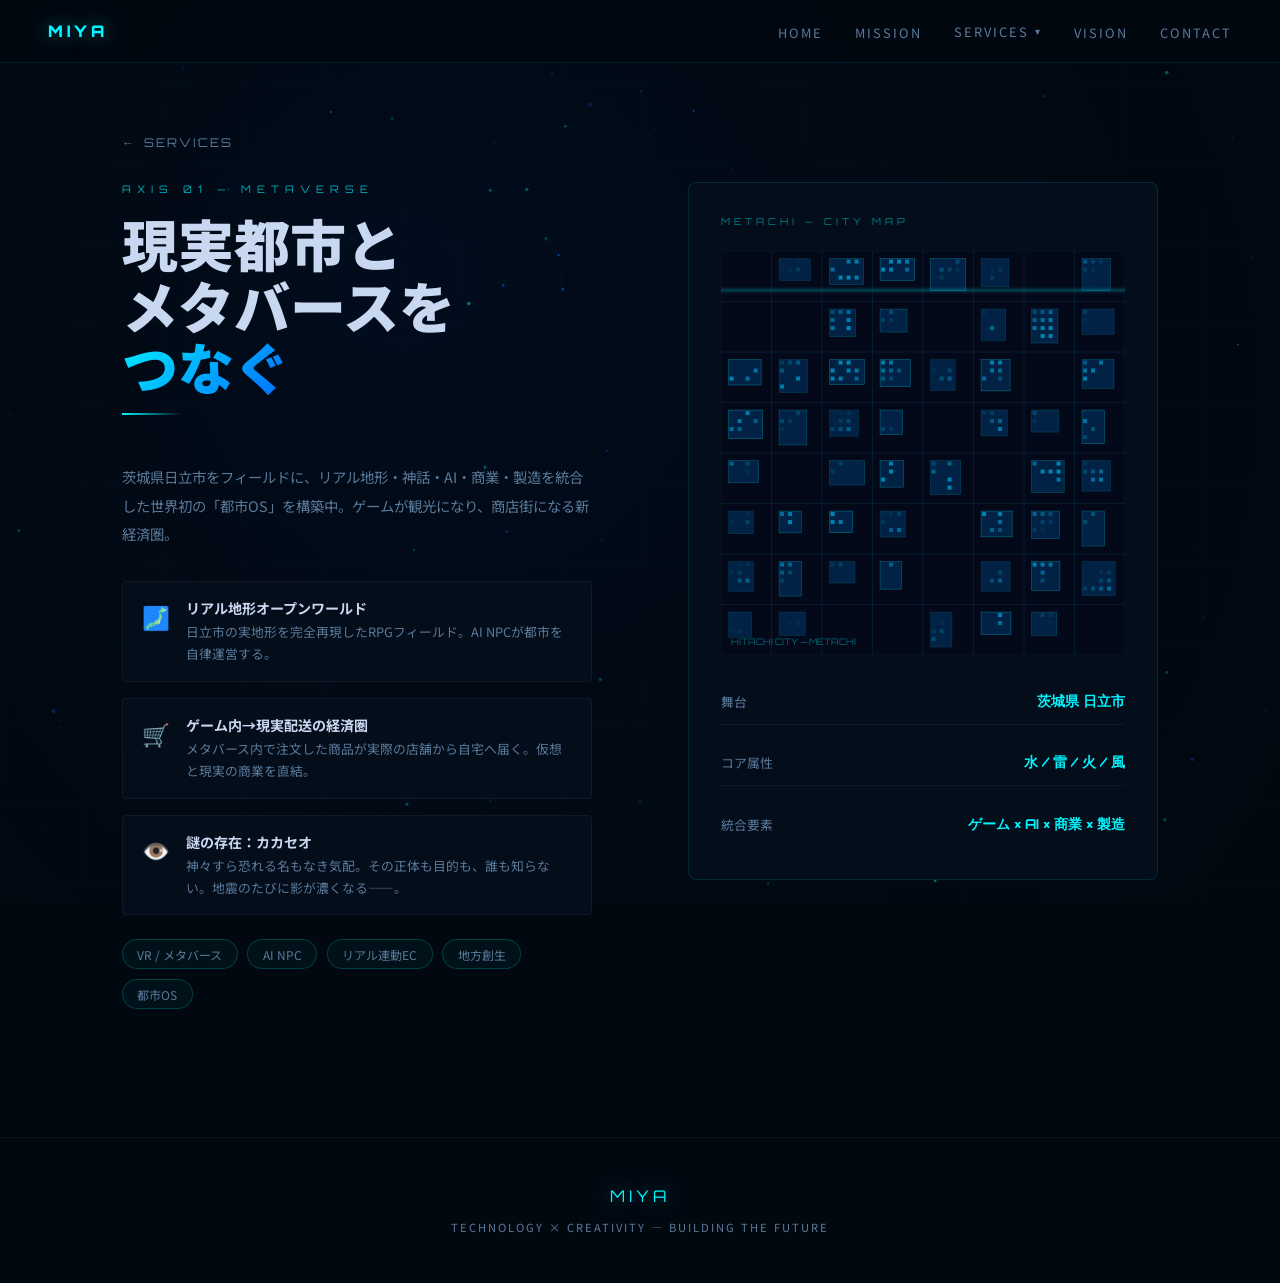
<file: metaverse.html>
<!DOCTYPE html>
<html lang="ja">
<head>
  <meta charset="UTF-8">
  <meta name="viewport" content="width=device-width, initial-scale=1.0, viewport-fit=cover">
  <title>AXIS 01 — メタバース METACHI | MIYA</title>
  <link rel="stylesheet" href="style.css?v=3">
</head>
<body>

<canvas id="bg-canvas"></canvas>

<nav>
  <a href="index.html" class="nav-logo">MIYA</a>
  <ul class="nav-links">
    <li><a href="index.html">HOME</a></li>
    <li><a href="mission.html">MISSION</a></li>
    <li class="nav-dropdown">
      <a href="services.html">SERVICES</a>
      <div class="dropdown-menu">
        <a href="metaverse.html"><span class="dd-num">01</span> メタバース METACHI</a>
        <a href="dx.html"><span class="dd-num">02</span> DX AIサービス業</a>
        <a href="ai-biz.html"><span class="dd-num">03</span> 中小企業AI導入</a>
        <a href="web.html"><span class="dd-num">04</span> WEBページ作成</a>
        <a href="print.html"><span class="dd-num">05</span> 3Dプリント</a>
        <a href="ai-robot.html"><span class="dd-num">06</span> AIロボット</a>
        <a href="recovery-lounge.html"><span class="dd-num">07</span> 大人のリラクゼーション</a>
      </div>
    </li>
    <li><a href="vision.html">VISION</a></li>
    <li><a href="contact.html">CONTACT</a></li>
  </ul>
  <button class="hamburger" id="hamburger" aria-label="メニューを開く">
    <span></span><span></span><span></span>
  </button>
</nav>

<div class="mobile-menu" id="mobile-menu">
  <a href="index.html" class="mobile-link">HOME</a>
  <a href="mission.html" class="mobile-link">MISSION</a>
  <div class="mobile-services-toggle" id="mobile-services-toggle">SERVICES</div>
  <div class="mobile-sub" id="mobile-sub">
    <a href="services.html"><span class="sub-num">ALL</span> 7つの事業軸</a>
    <a href="metaverse.html"><span class="sub-num">01</span> メタバース METACHI</a>
    <a href="dx.html"><span class="sub-num">02</span> DX AIサービス業</a>
    <a href="ai-biz.html"><span class="sub-num">03</span> 中小企業AI導入</a>
    <a href="web.html"><span class="sub-num">04</span> WEBページ作成</a>
    <a href="print.html"><span class="sub-num">05</span> 3Dプリント</a>
    <a href="ai-robot.html"><span class="sub-num">06</span> AIロボット</a>
    <a href="recovery-lounge.html"><span class="sub-num">07</span> 大人のリラクゼーション</a>
  </div>
  <a href="vision.html" class="mobile-link">VISION</a>
  <a href="contact.html" class="mobile-link">CONTACT</a>
</div>

<section>
  <div class="section-inner">
    <a href="services.html" class="back-link">SERVICES</a>
    <div class="axis-layout">
      <div class="reveal">
        <div class="section-label">AXIS 01 — METAVERSE</div>
        <h2 class="section-title">現実都市と<br>メタバースを<br><span class="accent">つなぐ</span></h2>
        <div class="divider"></div>
        <p style="color:var(--text-dim);font-size:0.9rem;line-height:2;margin-bottom:2rem;">
          茨城県日立市をフィールドに、リアル地形・神話・AI・商業・製造を統合した世界初の「都市OS」を構築中。ゲームが観光になり、商店街になる新経済圏。
        </p>

        <div class="feature-list">
          <div class="feature-item">
            <span class="feature-item-icon">🗾</span>
            <div>
              <h4>リアル地形オープンワールド</h4>
              <p>日立市の実地形を完全再現したRPGフィールド。AI NPCが都市を自律運営する。</p>
            </div>
          </div>
          <div class="feature-item">
            <span class="feature-item-icon">🛒</span>
            <div>
              <h4>ゲーム内→現実配送の経済圏</h4>
              <p>メタバース内で注文した商品が実際の店舗から自宅へ届く。仮想と現実の商業を直結。</p>
            </div>
          </div>
          <div class="feature-item">
            <span class="feature-item-icon">👁️</span>
            <div>
              <h4>謎の存在：カカセオ</h4>
              <p>神々すら恐れる名もなき気配。その正体も目的も、誰も知らない。地震のたびに影が濃くなる——。</p>
            </div>
          </div>
        </div>

        <div class="tag-list">
          <span class="tag">VR / メタバース</span>
          <span class="tag">AI NPC</span>
          <span class="tag">リアル連動EC</span>
          <span class="tag">地方創生</span>
          <span class="tag">都市OS</span>
        </div>
      </div>

      <div class="reveal">
        <div class="axis-visual">
          <div class="axis-visual-label">METACHI — CITY MAP</div>
          <div class="city-map">
            <canvas id="city-canvas"></canvas>
          </div>
          <div class="stat-row" style="margin-top:1.5rem;">
            <div class="stat-item">
              <span class="stat-label">舞台</span>
              <span class="stat-value">茨城県 日立市</span>
            </div>
            <div class="stat-item">
              <span class="stat-label">コア属性</span>
              <span class="stat-value">水 / 雷 / 火 / 風</span>
            </div>
            <div class="stat-item">
              <span class="stat-label">統合要素</span>
              <span class="stat-value">ゲーム × AI × 商業 × 製造</span>
            </div>
          </div>
        </div>
      </div>
    </div>
  </div>
</section>

<footer>
  <div class="footer-logo">MIYA</div>
  <p>TECHNOLOGY × CREATIVITY — BUILDING THE FUTURE</p>
</footer>

<div class="fab-nav" id="fab-nav">
  <div class="fab-overlay" id="fab-overlay"></div>
  <div class="fab-card" id="fab-card">
    <div class="fab-card-label">NAVIGATE</div>
    <nav class="fab-nav-list">
      <a href="index.html" class="fab-nav-item">
        <span class="fab-nav-icon">🏠</span>
        <span class="fab-nav-text">HOME</span>
        <span class="fab-nav-arrow">→</span>
      </a>
      <a href="mission.html" class="fab-nav-item">
        <span class="fab-nav-icon">🎯</span>
        <span class="fab-nav-text">MISSION</span>
        <span class="fab-nav-arrow">→</span>
      </a>
      <a href="services.html" class="fab-nav-item active">
        <span class="fab-nav-icon">⚡</span>
        <span class="fab-nav-text">SERVICES</span>
        <span class="fab-nav-arrow">→</span>
      </a>
      <a href="vision.html" class="fab-nav-item">
        <span class="fab-nav-icon">🔭</span>
        <span class="fab-nav-text">VISION</span>
        <span class="fab-nav-arrow">→</span>
      </a>
      <a href="contact.html" class="fab-nav-item">
        <span class="fab-nav-icon">✉️</span>
        <span class="fab-nav-text">CONTACT</span>
        <span class="fab-nav-arrow">→</span>
      </a>
    </nav>
  </div>
  <button class="fab-btn" id="fab-btn" aria-label="ナビゲーション">
    <span class="fab-dots">
      <span></span><span></span>
      <span></span><span></span>
    </span>
  </button>
</div>
<script src="bg.js?v=3"></script>
</body>
</html>
</file>
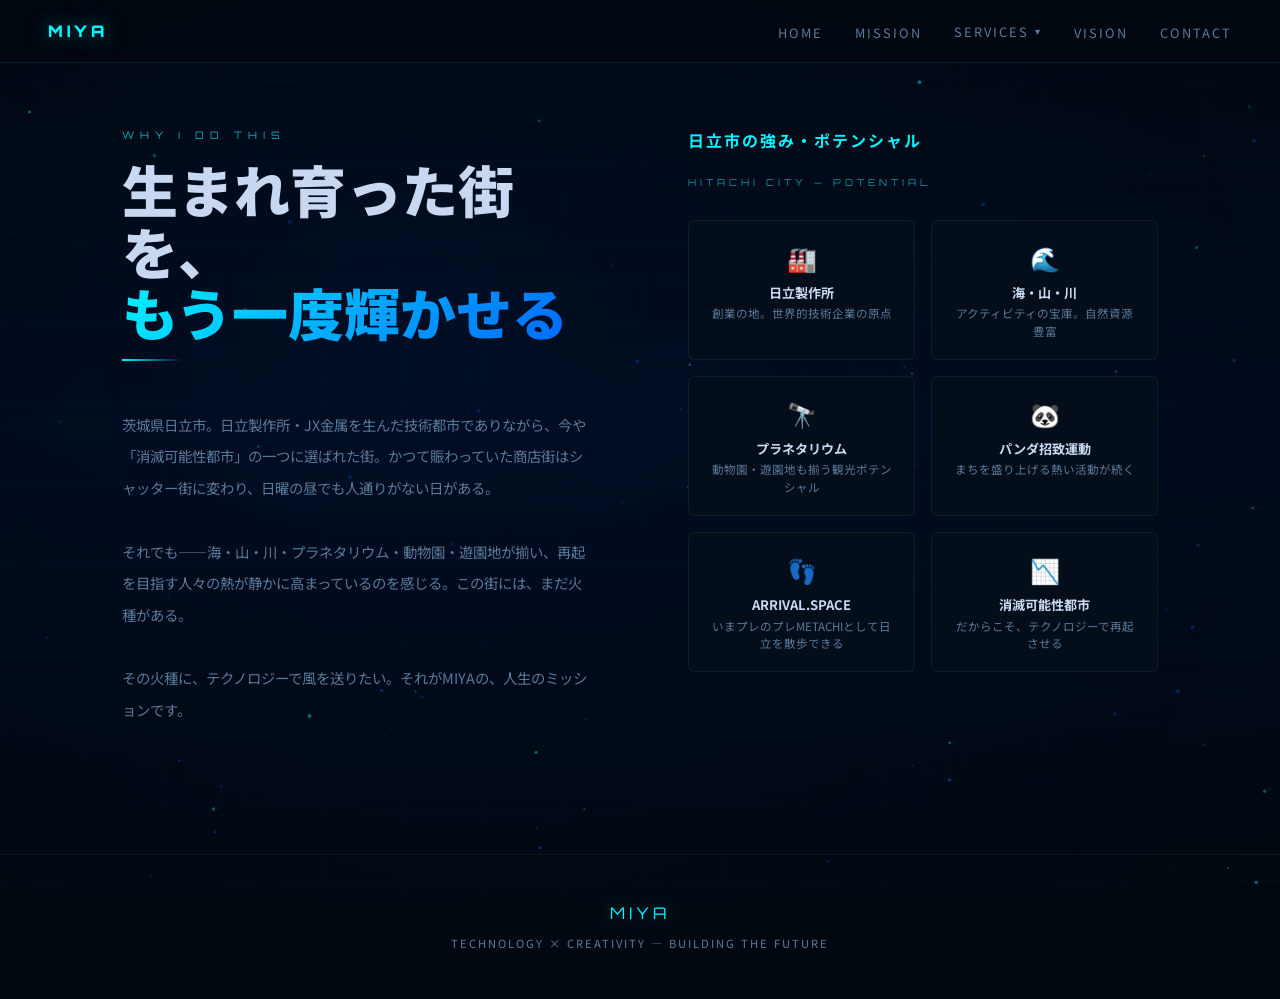
<file: mission.html>
<!DOCTYPE html>
<html lang="ja">
<head>
  <meta charset="UTF-8">
  <meta name="viewport" content="width=device-width, initial-scale=1.0, viewport-fit=cover">
  <title>MISSION — MIYA</title>
  <link rel="stylesheet" href="style.css?v=3">
</head>
<body>

<canvas id="bg-canvas"></canvas>

<nav>
  <a href="index.html" class="nav-logo">MIYA</a>
  <ul class="nav-links">
    <li><a href="index.html">HOME</a></li>
    <li><a href="mission.html">MISSION</a></li>
    <li class="nav-dropdown">
      <a href="services.html">SERVICES</a>
      <div class="dropdown-menu">
        <a href="metaverse.html"><span class="dd-num">01</span> メタバース METACHI</a>
        <a href="dx.html"><span class="dd-num">02</span> DX AIサービス業</a>
        <a href="ai-biz.html"><span class="dd-num">03</span> 中小企業AI導入</a>
        <a href="web.html"><span class="dd-num">04</span> WEBページ作成</a>
        <a href="print.html"><span class="dd-num">05</span> 3Dプリント</a>
        <a href="ai-robot.html"><span class="dd-num">06</span> AIロボット</a>
        <a href="recovery-lounge.html"><span class="dd-num">07</span> 大人のリラクゼーション</a>
      </div>
    </li>
    <li><a href="vision.html">VISION</a></li>
    <li><a href="contact.html">CONTACT</a></li>
  </ul>
  <button class="hamburger" id="hamburger" aria-label="メニューを開く">
    <span></span><span></span><span></span>
  </button>
</nav>

<div class="mobile-menu" id="mobile-menu">
  <a href="index.html" class="mobile-link">HOME</a>
  <a href="mission.html" class="mobile-link">MISSION</a>
  <div class="mobile-services-toggle" id="mobile-services-toggle">SERVICES</div>
  <div class="mobile-sub" id="mobile-sub">
    <a href="services.html"><span class="sub-num">ALL</span> 7つの事業軸</a>
    <a href="metaverse.html"><span class="sub-num">01</span> メタバース METACHI</a>
    <a href="dx.html"><span class="sub-num">02</span> DX AIサービス業</a>
    <a href="ai-biz.html"><span class="sub-num">03</span> 中小企業AI導入</a>
    <a href="web.html"><span class="sub-num">04</span> WEBページ作成</a>
    <a href="print.html"><span class="sub-num">05</span> 3Dプリント</a>
    <a href="ai-robot.html"><span class="sub-num">06</span> AIロボット</a>
    <a href="recovery-lounge.html"><span class="sub-num">07</span> 大人のリラクゼーション</a>
  </div>
  <a href="vision.html" class="mobile-link">VISION</a>
  <a href="contact.html" class="mobile-link">CONTACT</a>
</div>

<section id="mission">
  <div class="section-inner">
    <div class="mission-layout">
      <div class="reveal">
        <div class="section-label">WHY I DO THIS</div>
        <h2 class="section-title">生まれ育った街を、<br><span class="accent">もう一度輝かせる</span></h2>
        <div class="divider"></div>
        <p style="color:var(--text-dim);font-size:0.9rem;line-height:2.2;">
          茨城県日立市。日立製作所・JX金属を生んだ技術都市でありながら、今や「消滅可能性都市」の一つに選ばれた街。かつて賑わっていた商店街はシャッター街に変わり、日曜の昼でも人通りがない日がある。
          <br><br>
          それでも——海・山・川・プラネタリウム・動物園・遊園地が揃い、再起を目指す人々の熱が静かに高まっているのを感じる。この街には、まだ火種がある。
          <br><br>
          その火種に、テクノロジーで風を送りたい。それがMIYAの、人生のミッションです。
        </p>

      </div>

      <div class="reveal">
        <h3 style="font-size:1rem;letter-spacing:2px;color:var(--cyan);margin-bottom:1.5rem;">日立市の強み・ポテンシャル</h3>
        <p style="font-family:'Orbitron',sans-serif;font-size:0.6rem;letter-spacing:4px;color:var(--cyan);opacity:0.6;margin-bottom:1.5rem;">HITACHI CITY — POTENTIAL</p>
        <div class="city-facts">
          <div class="city-fact">
            <span class="fact-icon">🏭</span>
            <h4>日立製作所</h4>
            <p>創業の地。世界的技術企業の原点</p>
          </div>
          <div class="city-fact">
            <span class="fact-icon">🌊</span>
            <h4>海・山・川</h4>
            <p>アクティビティの宝庫。自然資源豊富</p>
          </div>
          <div class="city-fact">
            <span class="fact-icon">🔭</span>
            <h4>プラネタリウム</h4>
            <p>動物園・遊園地も揃う観光ポテンシャル</p>
          </div>
          <div class="city-fact">
            <span class="fact-icon">🐼</span>
            <h4>パンダ招致運動</h4>
            <p>まちを盛り上げる熱い活動が続く</p>
          </div>
          <div class="city-fact">
            <span class="fact-icon">👣</span>
            <h4>ARRIVAL.SPACE</h4>
            <p>いまプレのプレMETACHIとして日立を散歩できる</p>
          </div>
          <div class="city-fact">
            <span class="fact-icon">📉</span>
            <h4>消滅可能性都市</h4>
            <p>だからこそ、テクノロジーで再起させる</p>
          </div>
        </div>
      </div>
    </div>
  </div>
</section>

<footer>
  <div class="footer-logo">MIYA</div>
  <p>TECHNOLOGY × CREATIVITY — BUILDING THE FUTURE</p>
</footer>

<div class="fab-nav" id="fab-nav">
  <div class="fab-overlay" id="fab-overlay"></div>
  <div class="fab-card" id="fab-card">
    <div class="fab-card-label">NAVIGATE</div>
    <nav class="fab-nav-list">
      <a href="index.html" class="fab-nav-item">
        <span class="fab-nav-icon">🏠</span>
        <span class="fab-nav-text">HOME</span>
        <span class="fab-nav-arrow">→</span>
      </a>
      <a href="mission.html" class="fab-nav-item active">
        <span class="fab-nav-icon">🎯</span>
        <span class="fab-nav-text">MISSION</span>
        <span class="fab-nav-arrow">→</span>
      </a>
      <a href="services.html" class="fab-nav-item">
        <span class="fab-nav-icon">⚡</span>
        <span class="fab-nav-text">SERVICES</span>
        <span class="fab-nav-arrow">→</span>
      </a>
      <a href="vision.html" class="fab-nav-item">
        <span class="fab-nav-icon">🔭</span>
        <span class="fab-nav-text">VISION</span>
        <span class="fab-nav-arrow">→</span>
      </a>
      <a href="contact.html" class="fab-nav-item">
        <span class="fab-nav-icon">✉️</span>
        <span class="fab-nav-text">CONTACT</span>
        <span class="fab-nav-arrow">→</span>
      </a>
    </nav>
  </div>
  <button class="fab-btn" id="fab-btn" aria-label="ナビゲーション">
    <span class="fab-dots">
      <span></span><span></span>
      <span></span><span></span>
    </span>
  </button>
</div>
<script src="bg.js?v=3"></script>
</body>
</html>
</file>
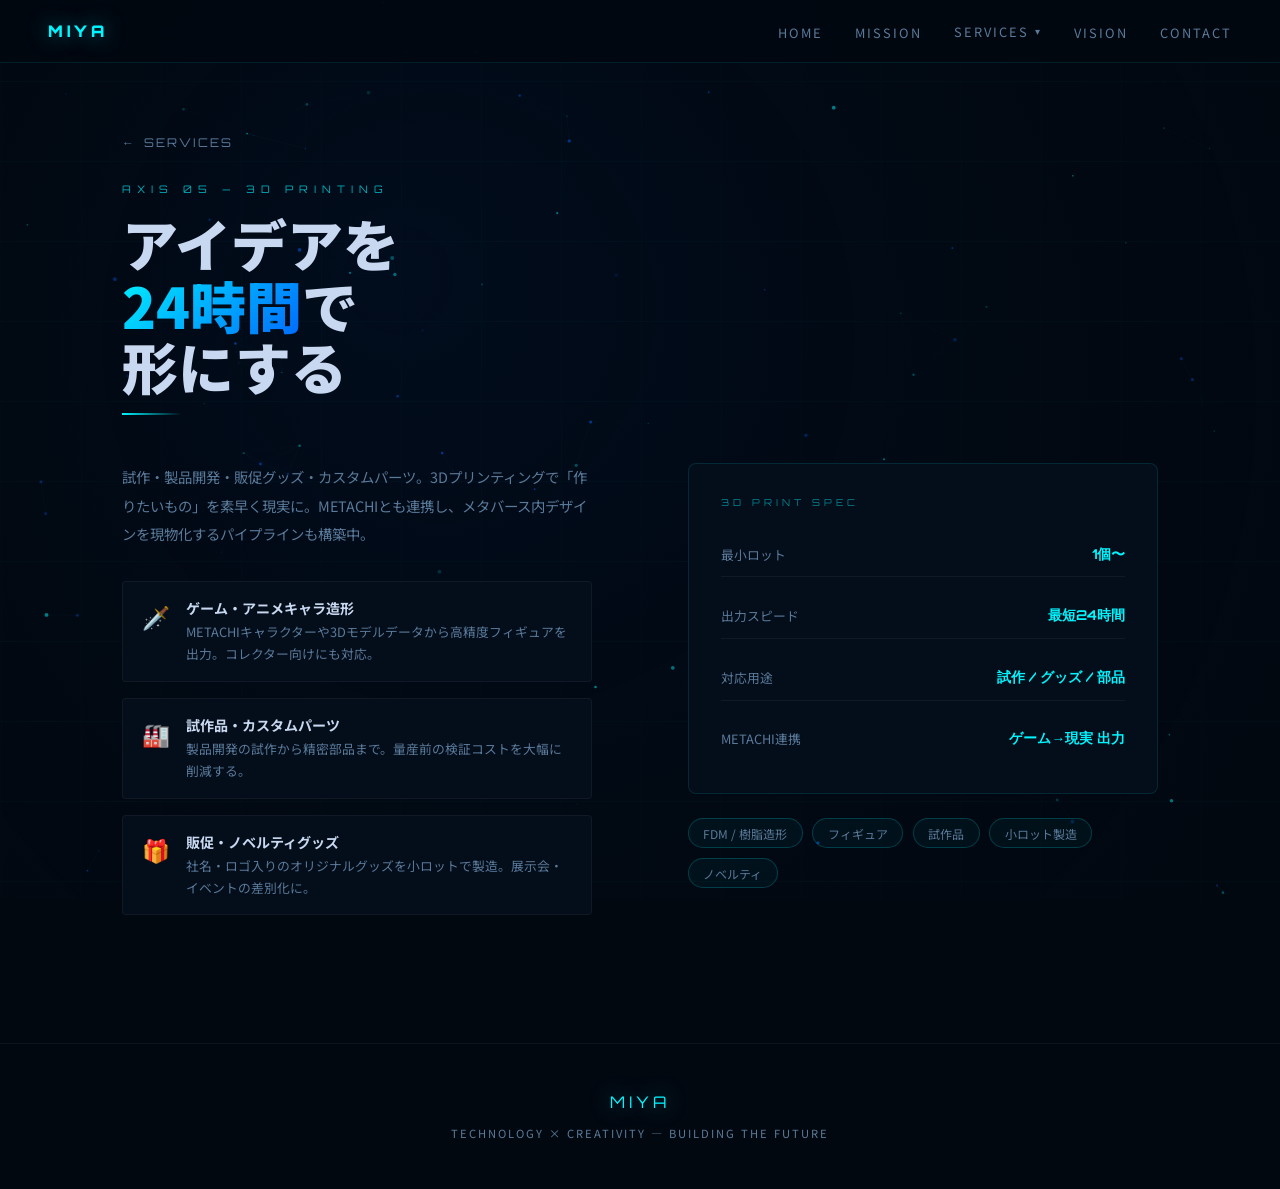
<file: print.html>
<!DOCTYPE html>
<html lang="ja">
<head>
  <meta charset="UTF-8">
  <meta name="viewport" content="width=device-width, initial-scale=1.0, viewport-fit=cover">
  <title>AXIS 05 — 3Dプリント | MIYA</title>
  <link rel="stylesheet" href="style.css?v=3">
</head>
<body>

<canvas id="bg-canvas"></canvas>

<nav>
  <a href="index.html" class="nav-logo">MIYA</a>
  <ul class="nav-links">
    <li><a href="index.html">HOME</a></li>
    <li><a href="mission.html">MISSION</a></li>
    <li class="nav-dropdown">
      <a href="services.html">SERVICES</a>
      <div class="dropdown-menu">
        <a href="metaverse.html"><span class="dd-num">01</span> メタバース METACHI</a>
        <a href="dx.html"><span class="dd-num">02</span> DX AIサービス業</a>
        <a href="ai-biz.html"><span class="dd-num">03</span> 中小企業AI導入</a>
        <a href="web.html"><span class="dd-num">04</span> WEBページ作成</a>
        <a href="print.html"><span class="dd-num">05</span> 3Dプリント</a>
        <a href="ai-robot.html"><span class="dd-num">06</span> AIロボット</a>
        <a href="recovery-lounge.html"><span class="dd-num">07</span> 大人のリラクゼーション</a>
      </div>
    </li>
    <li><a href="vision.html">VISION</a></li>
    <li><a href="contact.html">CONTACT</a></li>
  </ul>
  <button class="hamburger" id="hamburger" aria-label="メニューを開く">
    <span></span><span></span><span></span>
  </button>
</nav>

<div class="mobile-menu" id="mobile-menu">
  <a href="index.html" class="mobile-link">HOME</a>
  <a href="mission.html" class="mobile-link">MISSION</a>
  <div class="mobile-services-toggle" id="mobile-services-toggle">SERVICES</div>
  <div class="mobile-sub" id="mobile-sub">
    <a href="services.html"><span class="sub-num">ALL</span> 7つの事業軸</a>
    <a href="metaverse.html"><span class="sub-num">01</span> メタバース METACHI</a>
    <a href="dx.html"><span class="sub-num">02</span> DX AIサービス業</a>
    <a href="ai-biz.html"><span class="sub-num">03</span> 中小企業AI導入</a>
    <a href="web.html"><span class="sub-num">04</span> WEBページ作成</a>
    <a href="print.html"><span class="sub-num">05</span> 3Dプリント</a>
    <a href="ai-robot.html"><span class="sub-num">06</span> AIロボット</a>
    <a href="recovery-lounge.html"><span class="sub-num">07</span> 大人のリラクゼーション</a>
  </div>
  <a href="vision.html" class="mobile-link">VISION</a>
  <a href="contact.html" class="mobile-link">CONTACT</a>
</div>

<section>
  <div class="section-inner">
    <a href="services.html" class="back-link">SERVICES</a>
    <div class="reveal">
      <div class="section-label">AXIS 05 — 3D PRINTING</div>
      <h2 class="section-title">アイデアを<br><span class="accent">24時間</span>で<br>形にする</h2>
      <div class="divider"></div>
    </div>

    <div class="axis-layout reveal">
      <div>
        <p style="color:var(--text-dim);font-size:0.9rem;line-height:2;margin-bottom:2rem;">
          試作・製品開発・販促グッズ・カスタムパーツ。3Dプリンティングで「作りたいもの」を素早く現実に。METACHIとも連携し、メタバース内デザインを現物化するパイプラインも構築中。
        </p>

        <div class="feature-list">
          <div class="feature-item">
            <span class="feature-item-icon">🗡️</span>
            <div>
              <h4>ゲーム・アニメキャラ造形</h4>
              <p>METACHIキャラクターや3Dモデルデータから高精度フィギュアを出力。コレクター向けにも対応。</p>
            </div>
          </div>
          <div class="feature-item">
            <span class="feature-item-icon">🏭</span>
            <div>
              <h4>試作品・カスタムパーツ</h4>
              <p>製品開発の試作から精密部品まで。量産前の検証コストを大幅に削減する。</p>
            </div>
          </div>
          <div class="feature-item">
            <span class="feature-item-icon">🎁</span>
            <div>
              <h4>販促・ノベルティグッズ</h4>
              <p>社名・ロゴ入りのオリジナルグッズを小ロットで製造。展示会・イベントの差別化に。</p>
            </div>
          </div>
        </div>
      </div>

      <div>
        <div class="axis-visual">
          <div class="axis-visual-label">3D PRINT SPEC</div>
          <div class="stat-row">
            <div class="stat-item">
              <span class="stat-label">最小ロット</span>
              <span class="stat-value">1個〜</span>
            </div>
            <div class="stat-item">
              <span class="stat-label">出力スピード</span>
              <span class="stat-value">最短24時間</span>
            </div>
            <div class="stat-item">
              <span class="stat-label">対応用途</span>
              <span class="stat-value">試作 / グッズ / 部品</span>
            </div>
            <div class="stat-item">
              <span class="stat-label">METACHI連携</span>
              <span class="stat-value">ゲーム→現実 出力</span>
            </div>
          </div>
        </div>

        <div class="tag-list" style="margin-top:1.5rem;">
          <span class="tag">FDM / 樹脂造形</span>
          <span class="tag">フィギュア</span>
          <span class="tag">試作品</span>
          <span class="tag">小ロット製造</span>
          <span class="tag">ノベルティ</span>
        </div>
      </div>
    </div>
  </div>
</section>

<footer>
  <div class="footer-logo">MIYA</div>
  <p>TECHNOLOGY × CREATIVITY — BUILDING THE FUTURE</p>
</footer>

<div class="fab-nav" id="fab-nav">
  <div class="fab-overlay" id="fab-overlay"></div>
  <div class="fab-card" id="fab-card">
    <div class="fab-card-label">NAVIGATE</div>
    <nav class="fab-nav-list">
      <a href="index.html" class="fab-nav-item">
        <span class="fab-nav-icon">🏠</span>
        <span class="fab-nav-text">HOME</span>
        <span class="fab-nav-arrow">→</span>
      </a>
      <a href="mission.html" class="fab-nav-item">
        <span class="fab-nav-icon">🎯</span>
        <span class="fab-nav-text">MISSION</span>
        <span class="fab-nav-arrow">→</span>
      </a>
      <a href="services.html" class="fab-nav-item active">
        <span class="fab-nav-icon">⚡</span>
        <span class="fab-nav-text">SERVICES</span>
        <span class="fab-nav-arrow">→</span>
      </a>
      <a href="vision.html" class="fab-nav-item">
        <span class="fab-nav-icon">🔭</span>
        <span class="fab-nav-text">VISION</span>
        <span class="fab-nav-arrow">→</span>
      </a>
      <a href="contact.html" class="fab-nav-item">
        <span class="fab-nav-icon">✉️</span>
        <span class="fab-nav-text">CONTACT</span>
        <span class="fab-nav-arrow">→</span>
      </a>
    </nav>
  </div>
  <button class="fab-btn" id="fab-btn" aria-label="ナビゲーション">
    <span class="fab-dots">
      <span></span><span></span>
      <span></span><span></span>
    </span>
  </button>
</div>
<script src="bg.js?v=3"></script>
</body>
</html>
</file>
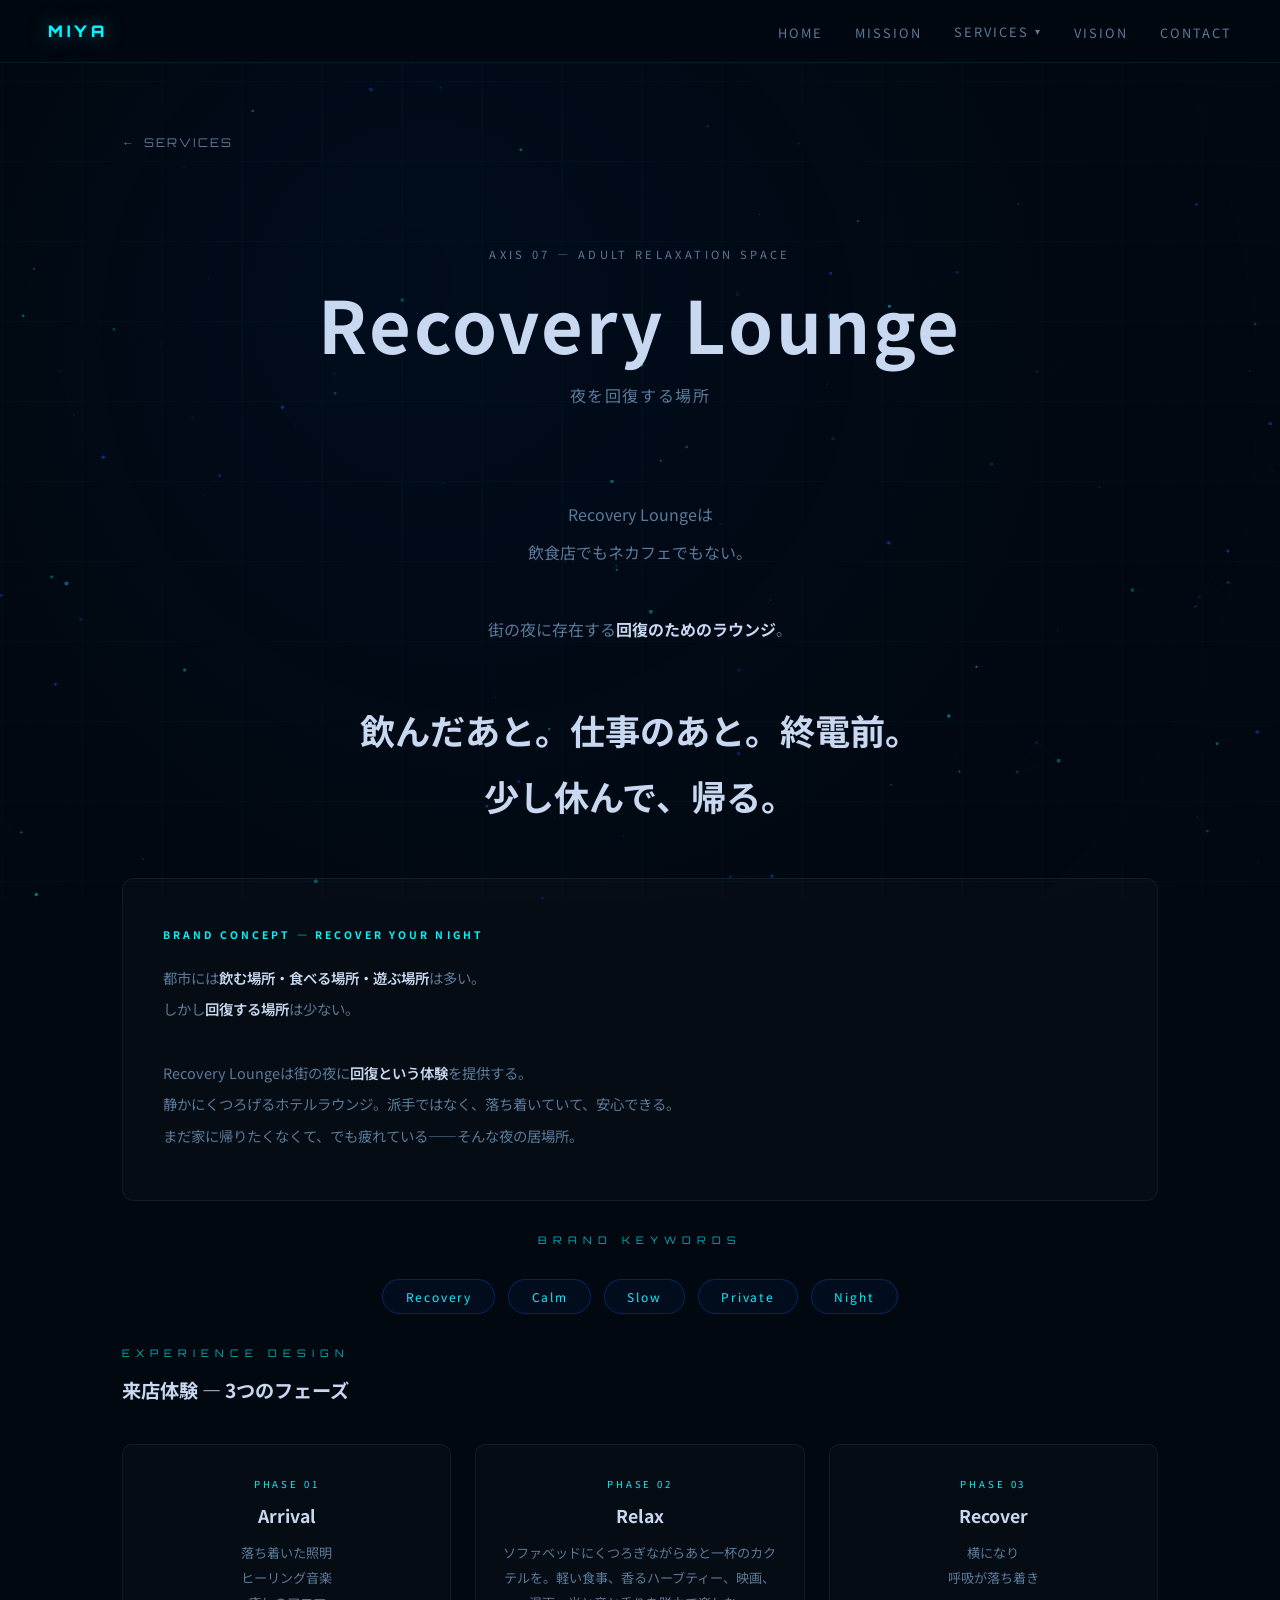
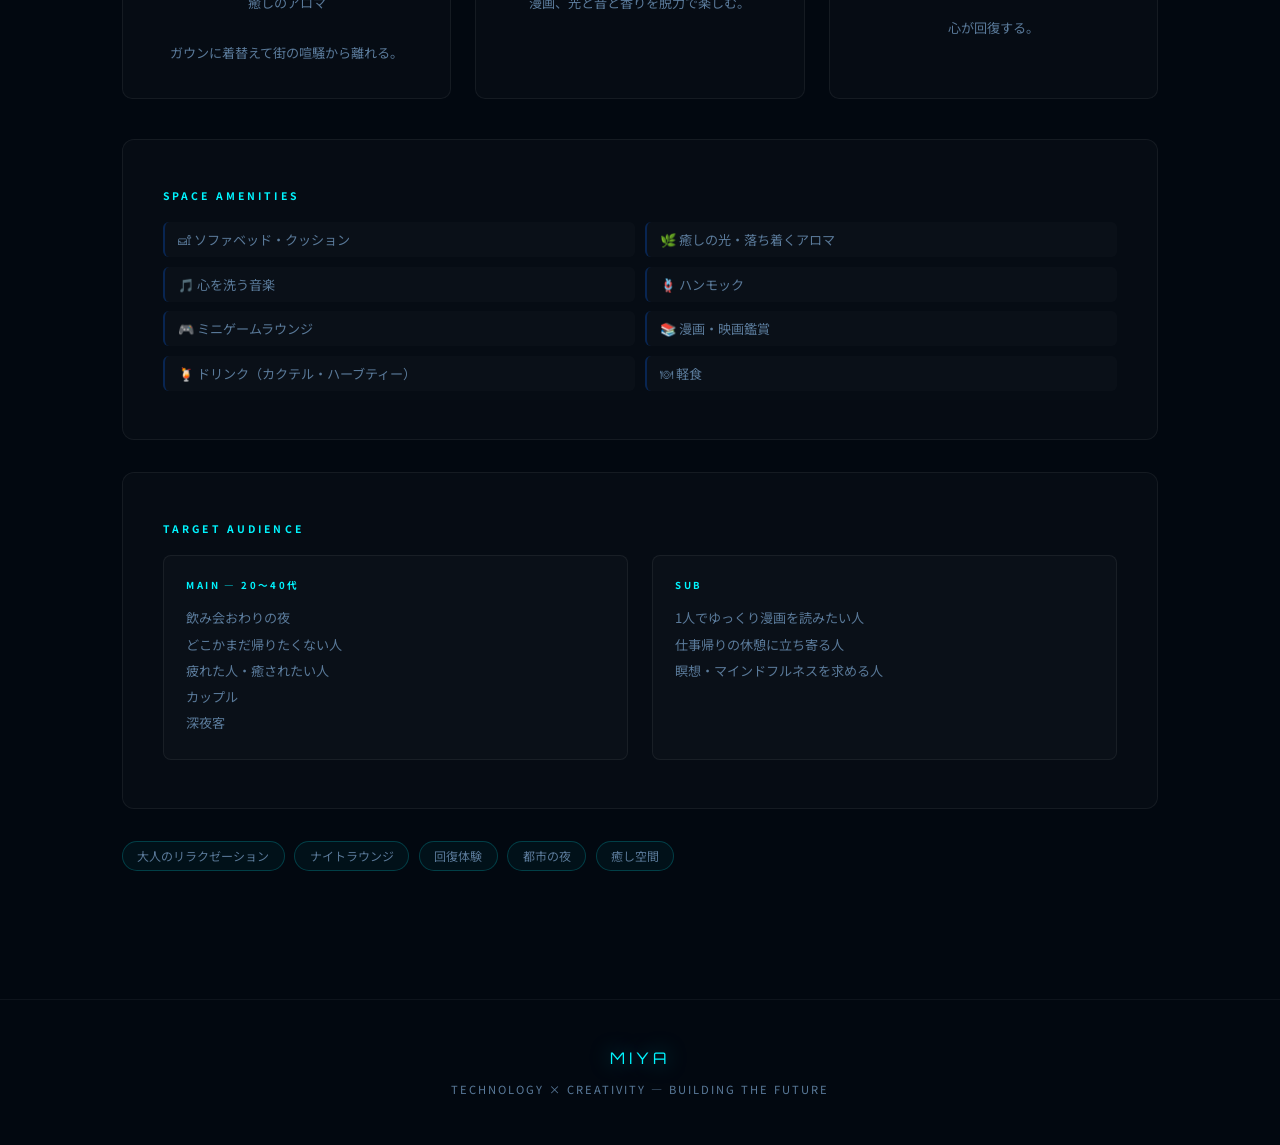
<file: recovery-lounge.html>
<!DOCTYPE html>
<html lang="ja">
<head>
  <meta charset="UTF-8">
  <meta name="viewport" content="width=device-width, initial-scale=1.0, viewport-fit=cover">
  <title>AXIS 07 — Recovery Lounge | MIYA</title>
  <link rel="stylesheet" href="style.css?v=3">
  <style>
    .rl-hero {
      text-align: center;
      padding: 4rem 0 3rem;
    }
    .rl-hero .rl-en {
      font-size: 0.7rem;
      letter-spacing: 0.3em;
      color: var(--text-dim);
      margin-bottom: 0.5rem;
    }
    .rl-hero h1 {
      font-size: clamp(2.4rem, 6vw, 4.5rem);
      font-weight: 700;
      letter-spacing: 0.04em;
      color: var(--text);
      margin-bottom: 0.5rem;
    }
    .rl-hero .rl-tagline {
      font-size: 1rem;
      color: var(--text-dim);
      letter-spacing: 0.1em;
      margin-bottom: 2.5rem;
    }
    .rl-concept-block {
      background: rgba(255,255,255,0.02);
      border: 1px solid rgba(255,255,255,0.06);
      border-radius: 12px;
      padding: 3rem 2.5rem;
      margin-bottom: 2rem;
    }
    .rl-concept-block h3 {
      font-size: 0.65rem;
      letter-spacing: 0.3em;
      color: var(--accent);
      margin-bottom: 1.2rem;
    }
    .rl-concept-block p {
      color: var(--text-dim);
      font-size: 0.9rem;
      line-height: 2.2;
    }
    .rl-concept-block p strong {
      color: var(--text);
      font-weight: 600;
    }
    .rl-tagline-center {
      font-size: clamp(1.4rem, 3.5vw, 2.2rem);
      font-weight: 700;
      color: var(--text);
      text-align: center;
      line-height: 1.9;
      margin: 3rem 0;
    }
    .rl-keywords {
      display: flex;
      flex-wrap: wrap;
      gap: 0.8rem;
      justify-content: center;
      margin: 2rem 0;
    }
    .rl-keyword {
      padding: 0.5rem 1.4rem;
      border: 1px solid rgba(0,102,255,0.3);
      border-radius: 999px;
      font-size: 0.75rem;
      letter-spacing: 0.15em;
      color: var(--accent);
      background: rgba(0,102,255,0.05);
    }
    .rl-phase-grid {
      display: grid;
      grid-template-columns: repeat(3, 1fr);
      gap: 1.5rem;
      margin: 2.5rem 0;
    }
    @media(max-width:680px) {
      .rl-phase-grid { grid-template-columns: 1fr; }
    }
    .rl-phase-card {
      background: rgba(255,255,255,0.02);
      border: 1px solid rgba(255,255,255,0.06);
      border-radius: 10px;
      padding: 2rem 1.5rem;
      text-align: center;
    }
    .rl-phase-num {
      font-size: 0.6rem;
      letter-spacing: 0.3em;
      color: var(--accent);
      margin-bottom: 0.8rem;
    }
    .rl-phase-card h4 {
      font-size: 1.1rem;
      font-weight: 700;
      color: var(--text);
      margin-bottom: 0.8rem;
    }
    .rl-phase-card p {
      font-size: 0.82rem;
      color: var(--text-dim);
      line-height: 1.9;
    }
    .rl-amenity-list {
      list-style: none;
      padding: 0;
      display: grid;
      grid-template-columns: repeat(2, 1fr);
      gap: 0.6rem;
      margin-top: 1rem;
    }
    @media(max-width:480px) {
      .rl-amenity-list { grid-template-columns: 1fr; }
    }
    .rl-amenity-list li {
      font-size: 0.82rem;
      color: var(--text-dim);
      padding: 0.5rem 0.8rem;
      background: rgba(255,255,255,0.02);
      border-radius: 6px;
      border-left: 2px solid rgba(0,102,255,0.25);
    }
    .rl-target-grid {
      display: grid;
      grid-template-columns: 1fr 1fr;
      gap: 1.5rem;
      margin-top: 1.2rem;
    }
    @media(max-width:560px) {
      .rl-target-grid { grid-template-columns: 1fr; }
    }
    .rl-target-block {
      background: rgba(255,255,255,0.02);
      border: 1px solid rgba(255,255,255,0.06);
      border-radius: 8px;
      padding: 1.4rem;
    }
    .rl-target-block h5 {
      font-size: 0.6rem;
      letter-spacing: 0.25em;
      color: var(--accent);
      margin-bottom: 0.8rem;
    }
    .rl-target-block p {
      font-size: 0.82rem;
      color: var(--text-dim);
      line-height: 2;
    }
  </style>
</head>
<body>

<canvas id="bg-canvas"></canvas>

<nav>
  <a href="index.html" class="nav-logo">MIYA</a>
  <ul class="nav-links">
    <li><a href="index.html">HOME</a></li>
    <li><a href="mission.html">MISSION</a></li>
    <li class="nav-dropdown">
      <a href="services.html">SERVICES</a>
      <div class="dropdown-menu">
        <a href="metaverse.html"><span class="dd-num">01</span> メタバース METACHI</a>
        <a href="dx.html"><span class="dd-num">02</span> DX AIサービス業</a>
        <a href="ai-biz.html"><span class="dd-num">03</span> 中小企業AI導入</a>
        <a href="web.html"><span class="dd-num">04</span> WEBページ作成</a>
        <a href="print.html"><span class="dd-num">05</span> 3Dプリント</a>
        <a href="ai-robot.html"><span class="dd-num">06</span> AIロボット</a>
        <a href="recovery-lounge.html"><span class="dd-num">07</span> 大人のリラクゼーション</a>
      </div>
    </li>
    <li><a href="vision.html">VISION</a></li>
    <li><a href="contact.html">CONTACT</a></li>
  </ul>
  <button class="hamburger" id="hamburger" aria-label="メニューを開く">
    <span></span><span></span><span></span>
  </button>
</nav>

<div class="mobile-menu" id="mobile-menu">
  <a href="index.html" class="mobile-link">HOME</a>
  <a href="mission.html" class="mobile-link">MISSION</a>
  <div class="mobile-services-toggle" id="mobile-services-toggle">SERVICES</div>
  <div class="mobile-sub" id="mobile-sub">
    <a href="services.html"><span class="sub-num">ALL</span> 7つの事業軸</a>
    <a href="metaverse.html"><span class="sub-num">01</span> メタバース METACHI</a>
    <a href="dx.html"><span class="sub-num">02</span> DX AIサービス業</a>
    <a href="ai-biz.html"><span class="sub-num">03</span> 中小企業AI導入</a>
    <a href="web.html"><span class="sub-num">04</span> WEBページ作成</a>
    <a href="print.html"><span class="sub-num">05</span> 3Dプリント</a>
    <a href="ai-robot.html"><span class="sub-num">06</span> AIロボット</a>
    <a href="recovery-lounge.html"><span class="sub-num">07</span> 大人のリラクゼーション</a>
  </div>
  <a href="vision.html" class="mobile-link">VISION</a>
  <a href="contact.html" class="mobile-link">CONTACT</a>
</div>

<section>
  <div class="section-inner">
    <a href="services.html" class="back-link">SERVICES</a>
    <div class="reveal">
      <div class="rl-hero">
        <div class="rl-en">AXIS 07 — ADULT RELAXATION SPACE</div>
        <h1>Recovery Lounge</h1>
        <p class="rl-tagline">夜を回復する場所</p>
      </div>

      <p style="color:var(--text-dim);font-size:1rem;line-height:2.4;text-align:center;max-width:560px;margin:0 auto 3rem;">
        Recovery Loungeは<br>
        飲食店でもネカフェでもない。<br><br>
        街の夜に存在する<strong style="color:var(--text);">回復のためのラウンジ</strong>。
      </p>

      <div class="rl-tagline-center">
        飲んだあと。仕事のあと。終電前。<br>
        <span class="accent">少し休んで、帰る。</span>
      </div>
    </div>

    <div class="reveal">
      <div class="rl-concept-block">
        <h3>BRAND CONCEPT — RECOVER YOUR NIGHT</h3>
        <p>
          都市には<strong>飲む場所・食べる場所・遊ぶ場所</strong>は多い。<br>
          しかし<strong>回復する場所</strong>は少ない。<br><br>
          Recovery Loungeは街の夜に<strong>回復という体験</strong>を提供する。<br>
          静かにくつろげるホテルラウンジ。派手ではなく、落ち着いていて、安心できる。<br>
          まだ家に帰りたくなくて、でも疲れている——そんな夜の居場所。
        </p>
      </div>
    </div>

    <div class="reveal">
      <div style="text-align:center;margin-bottom:1.5rem;">
        <div class="section-label">BRAND KEYWORDS</div>
      </div>
      <div class="rl-keywords">
        <span class="rl-keyword">Recovery</span>
        <span class="rl-keyword">Calm</span>
        <span class="rl-keyword">Slow</span>
        <span class="rl-keyword">Private</span>
        <span class="rl-keyword">Night</span>
      </div>
    </div>

    <div class="reveal">
      <div style="margin-bottom:1.2rem;">
        <div class="section-label">EXPERIENCE DESIGN</div>
        <h3 style="font-size:1.2rem;color:var(--text);margin-top:0.5rem;">来店体験 — 3つのフェーズ</h3>
      </div>
      <div class="rl-phase-grid">
        <div class="rl-phase-card">
          <div class="rl-phase-num">PHASE 01</div>
          <h4>Arrival</h4>
          <p>落ち着いた照明<br>ヒーリング音楽<br>癒しのアロマ<br><br>ガウンに着替えて街の喧騒から離れる。</p>
        </div>
        <div class="rl-phase-card">
          <div class="rl-phase-num">PHASE 02</div>
          <h4>Relax</h4>
          <p>ソファベッドにくつろぎながらあと一杯のカクテルを。軽い食事、香るハーブティー、映画、漫画、光と音と香りを脱力で楽しむ。</p>
        </div>
        <div class="rl-phase-card">
          <div class="rl-phase-num">PHASE 03</div>
          <h4>Recover</h4>
          <p>横になり<br>呼吸が落ち着き<br><br>心が回復する。</p>
        </div>
      </div>
    </div>

    <div class="reveal">
      <div class="rl-concept-block">
        <h3>SPACE AMENITIES</h3>
        <ul class="rl-amenity-list">
          <li>🛋 ソファベッド・クッション</li>
          <li>🌿 癒しの光・落ち着くアロマ</li>
          <li>🎵 心を洗う音楽</li>
          <li>🪢 ハンモック</li>
          <li>🎮 ミニゲームラウンジ</li>
          <li>📚 漫画・映画鑑賞</li>
          <li>🍹 ドリンク（カクテル・ハーブティー）</li>
          <li>🍽 軽食</li>
        </ul>
      </div>
    </div>

    <div class="reveal">
      <div class="rl-concept-block">
        <h3>TARGET AUDIENCE</h3>
        <div class="rl-target-grid">
          <div class="rl-target-block">
            <h5>MAIN — 20〜40代</h5>
            <p>
              飲み会おわりの夜<br>
              どこかまだ帰りたくない人<br>
              疲れた人・癒されたい人<br>
              カップル<br>
              深夜客
            </p>
          </div>
          <div class="rl-target-block">
            <h5>SUB</h5>
            <p>
              1人でゆっくり漫画を読みたい人<br>
              仕事帰りの休憩に立ち寄る人<br>
              瞑想・マインドフルネスを求める人
            </p>
          </div>
        </div>
      </div>
    </div>

    <div class="reveal">
      <div class="tag-list">
        <span class="tag">大人のリラクゼーション</span>
        <span class="tag">ナイトラウンジ</span>
        <span class="tag">回復体験</span>
        <span class="tag">都市の夜</span>
        <span class="tag">癒し空間</span>
      </div>
    </div>
  </div>
</section>

<footer>
  <div class="footer-logo">MIYA</div>
  <p>TECHNOLOGY × CREATIVITY — BUILDING THE FUTURE</p>
</footer>

<div class="fab-nav" id="fab-nav">
  <div class="fab-overlay" id="fab-overlay"></div>
  <div class="fab-card" id="fab-card">
    <div class="fab-card-label">NAVIGATE</div>
    <nav class="fab-nav-list">
      <a href="index.html" class="fab-nav-item">
        <span class="fab-nav-icon">🏠</span>
        <span class="fab-nav-text">HOME</span>
        <span class="fab-nav-arrow">→</span>
      </a>
      <a href="mission.html" class="fab-nav-item">
        <span class="fab-nav-icon">🎯</span>
        <span class="fab-nav-text">MISSION</span>
        <span class="fab-nav-arrow">→</span>
      </a>
      <a href="services.html" class="fab-nav-item active">
        <span class="fab-nav-icon">⚡</span>
        <span class="fab-nav-text">SERVICES</span>
        <span class="fab-nav-arrow">→</span>
      </a>
      <a href="vision.html" class="fab-nav-item">
        <span class="fab-nav-icon">🔭</span>
        <span class="fab-nav-text">VISION</span>
        <span class="fab-nav-arrow">→</span>
      </a>
      <a href="contact.html" class="fab-nav-item">
        <span class="fab-nav-icon">✉️</span>
        <span class="fab-nav-text">CONTACT</span>
        <span class="fab-nav-arrow">→</span>
      </a>
    </nav>
  </div>
  <button class="fab-btn" id="fab-btn" aria-label="ナビゲーション">
    <span class="fab-dots">
      <span></span><span></span>
      <span></span><span></span>
    </span>
  </button>
</div>
<script src="bg.js?v=3"></script>
</body>
</html>
</file>
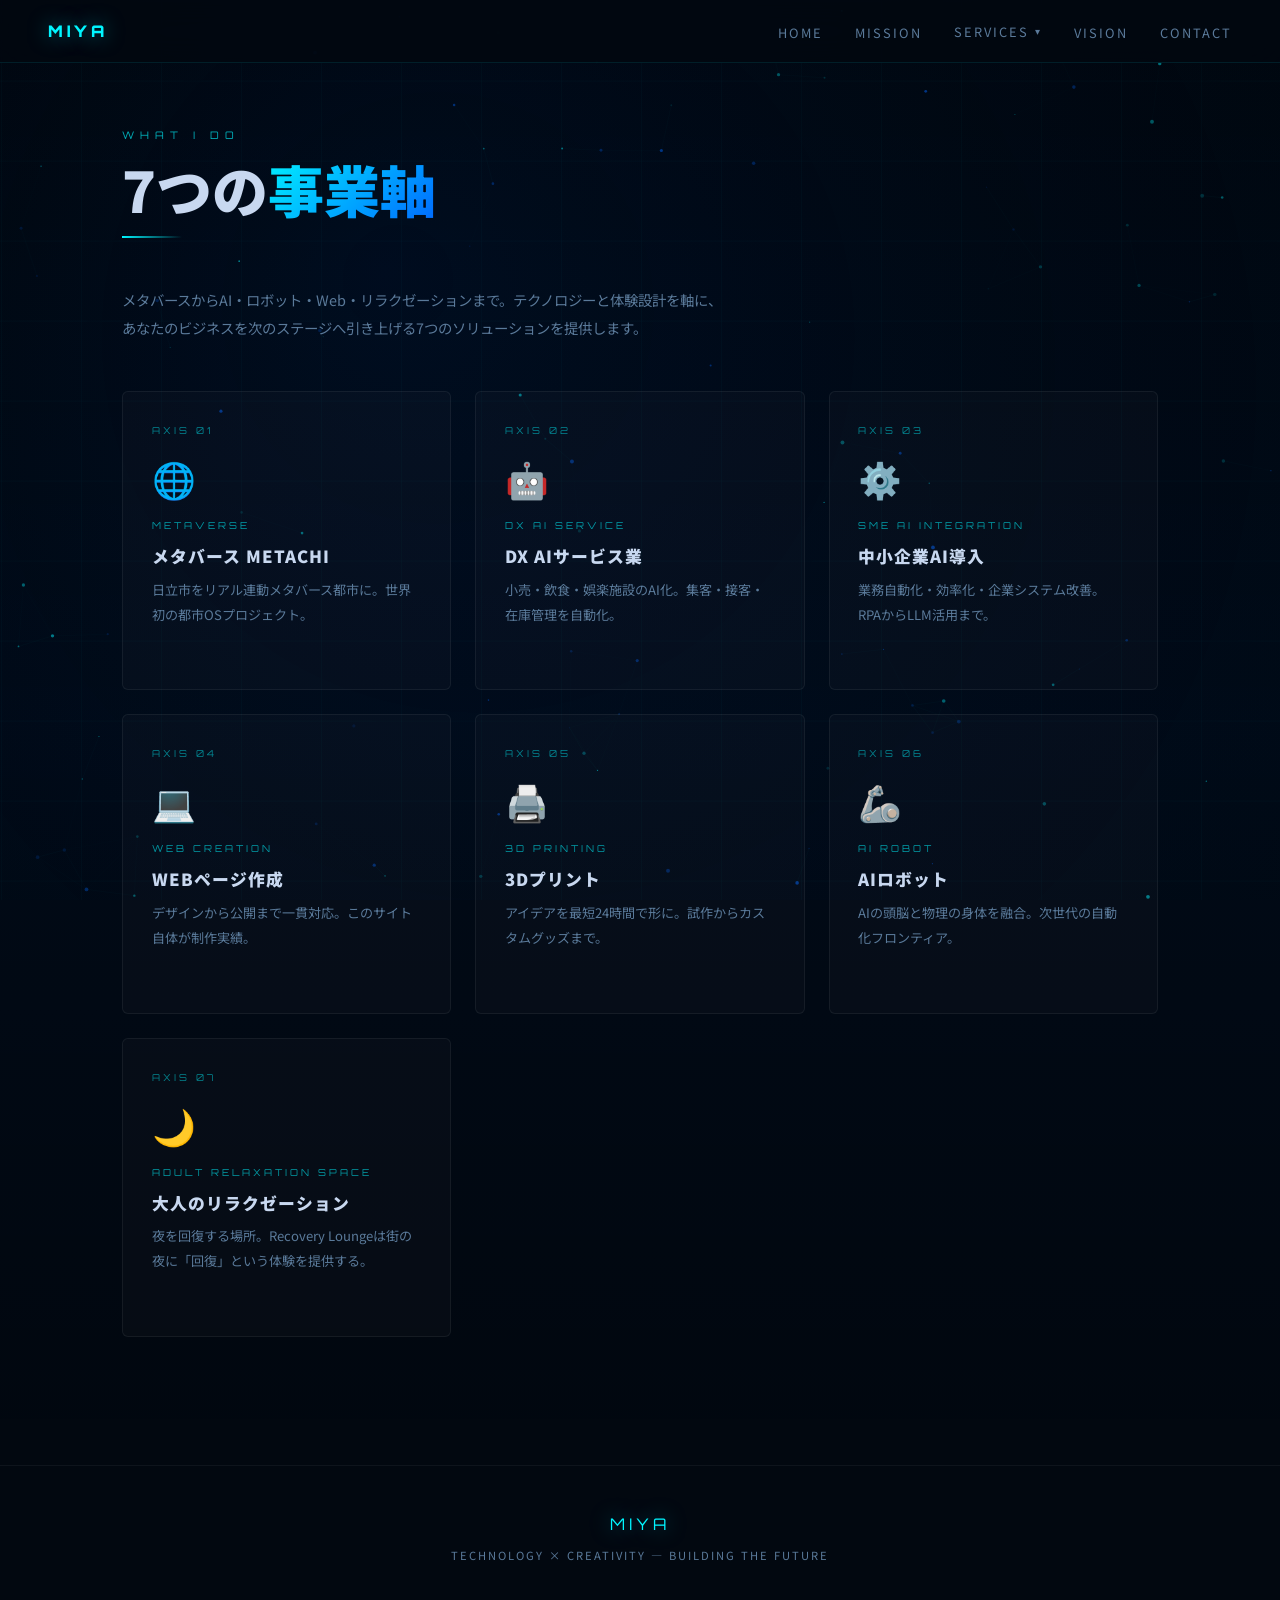
<file: services.html>
<!DOCTYPE html>
<html lang="ja">
<head>
  <meta charset="UTF-8">
  <meta name="viewport" content="width=device-width, initial-scale=1.0, viewport-fit=cover">
  <title>SERVICES — MIYA</title>
  <link rel="stylesheet" href="style.css?v=3">
</head>
<body>

<canvas id="bg-canvas"></canvas>

<nav>
  <a href="index.html" class="nav-logo">MIYA</a>
  <ul class="nav-links">
    <li><a href="index.html">HOME</a></li>
    <li><a href="mission.html">MISSION</a></li>
    <li class="nav-dropdown">
      <a href="services.html">SERVICES</a>
      <div class="dropdown-menu">
        <a href="metaverse.html"><span class="dd-num">01</span> メタバース METACHI</a>
        <a href="dx.html"><span class="dd-num">02</span> DX AIサービス業</a>
        <a href="ai-biz.html"><span class="dd-num">03</span> 中小企業AI導入</a>
        <a href="web.html"><span class="dd-num">04</span> WEBページ作成</a>
        <a href="print.html"><span class="dd-num">05</span> 3Dプリント</a>
        <a href="ai-robot.html"><span class="dd-num">06</span> AIロボット</a>
        <a href="recovery-lounge.html"><span class="dd-num">07</span> 大人のリラクゼーション</a>
      </div>
    </li>
    <li><a href="vision.html">VISION</a></li>
    <li><a href="contact.html">CONTACT</a></li>
  </ul>
  <button class="hamburger" id="hamburger" aria-label="メニューを開く">
    <span></span><span></span><span></span>
  </button>
</nav>

<div class="mobile-menu" id="mobile-menu">
  <a href="index.html" class="mobile-link">HOME</a>
  <a href="mission.html" class="mobile-link">MISSION</a>
  <div class="mobile-services-toggle" id="mobile-services-toggle">SERVICES</div>
  <div class="mobile-sub" id="mobile-sub">
    <a href="services.html"><span class="sub-num">ALL</span> 7つの事業軸</a>
    <a href="metaverse.html"><span class="sub-num">01</span> メタバース METACHI</a>
    <a href="dx.html"><span class="sub-num">02</span> DX AIサービス業</a>
    <a href="ai-biz.html"><span class="sub-num">03</span> 中小企業AI導入</a>
    <a href="web.html"><span class="sub-num">04</span> WEBページ作成</a>
    <a href="print.html"><span class="sub-num">05</span> 3Dプリント</a>
    <a href="ai-robot.html"><span class="sub-num">06</span> AIロボット</a>
    <a href="recovery-lounge.html"><span class="sub-num">07</span> 大人のリラクゼーション</a>
  </div>
  <a href="vision.html" class="mobile-link">VISION</a>
  <a href="contact.html" class="mobile-link">CONTACT</a>
</div>

<section style="background: linear-gradient(180deg, transparent 0%, rgba(0,102,255,0.03) 50%, transparent 100%);">
  <div class="section-inner">
    <div class="reveal">
      <div class="section-label">WHAT I DO</div>
      <h2 class="section-title">7つの<span class="accent">事業軸</span></h2>
      <div class="divider"></div>
      <p style="color:var(--text-dim);font-size:0.9rem;line-height:2;max-width:600px;">
        メタバースからAI・ロボット・Web・リラクゼーションまで。テクノロジーと体験設計を軸に、あなたのビジネスを次のステージへ引き上げる7つのソリューションを提供します。
      </p>
    </div>

    <div class="services-grid reveal">
      <a class="service-card" href="metaverse.html">
        <span class="service-num">AXIS 01</span>
        <span class="service-icon">🌐</span>
        <span class="service-en">METAVERSE</span>
        <h3>メタバース METACHI</h3>
        <p>日立市をリアル連動メタバース都市に。世界初の都市OSプロジェクト。</p>
        <span class="service-arrow">→ 詳細を見る</span>
      </a>
      <a class="service-card" href="dx.html">
        <span class="service-num">AXIS 02</span>
        <span class="service-icon">🤖</span>
        <span class="service-en">DX AI SERVICE</span>
        <h3>DX AIサービス業</h3>
        <p>小売・飲食・娯楽施設のAI化。集客・接客・在庫管理を自動化。</p>
        <span class="service-arrow">→ 詳細を見る</span>
      </a>
      <a class="service-card" href="ai-biz.html">
        <span class="service-num">AXIS 03</span>
        <span class="service-icon">⚙️</span>
        <span class="service-en">SME AI INTEGRATION</span>
        <h3>中小企業AI導入</h3>
        <p>業務自動化・効率化・企業システム改善。RPAからLLM活用まで。</p>
        <span class="service-arrow">→ 詳細を見る</span>
      </a>
      <a class="service-card" href="web.html">
        <span class="service-num">AXIS 04</span>
        <span class="service-icon">💻</span>
        <span class="service-en">WEB CREATION</span>
        <h3>WEBページ作成</h3>
        <p>デザインから公開まで一貫対応。このサイト自体が制作実績。</p>
        <span class="service-arrow">→ 詳細を見る</span>
      </a>
      <a class="service-card" href="print.html">
        <span class="service-num">AXIS 05</span>
        <span class="service-icon">🖨️</span>
        <span class="service-en">3D PRINTING</span>
        <h3>3Dプリント</h3>
        <p>アイデアを最短24時間で形に。試作からカスタムグッズまで。</p>
        <span class="service-arrow">→ 詳細を見る</span>
      </a>
      <a class="service-card" href="ai-robot.html">
        <span class="service-num">AXIS 06</span>
        <span class="service-icon">🦾</span>
        <span class="service-en">AI ROBOT</span>
        <h3>AIロボット</h3>
        <p>AIの頭脳と物理の身体を融合。次世代の自動化フロンティア。</p>
        <span class="service-arrow">→ 詳細を見る</span>
      </a>
      <a class="service-card" href="recovery-lounge.html">
        <span class="service-num">AXIS 07</span>
        <span class="service-icon">🌙</span>
        <span class="service-en">ADULT RELAXATION SPACE</span>
        <h3>大人のリラクゼーション</h3>
        <p>夜を回復する場所。Recovery Loungeは街の夜に「回復」という体験を提供する。</p>
        <span class="service-arrow">→ 詳細を見る</span>
      </a>
    </div>
  </div>
</section>

<footer>
  <div class="footer-logo">MIYA</div>
  <p>TECHNOLOGY × CREATIVITY — BUILDING THE FUTURE</p>
</footer>

<div class="fab-nav" id="fab-nav">
  <div class="fab-overlay" id="fab-overlay"></div>
  <div class="fab-card" id="fab-card">
    <div class="fab-card-label">NAVIGATE</div>
    <nav class="fab-nav-list">
      <a href="index.html" class="fab-nav-item">
        <span class="fab-nav-icon">🏠</span>
        <span class="fab-nav-text">HOME</span>
        <span class="fab-nav-arrow">→</span>
      </a>
      <a href="mission.html" class="fab-nav-item">
        <span class="fab-nav-icon">🎯</span>
        <span class="fab-nav-text">MISSION</span>
        <span class="fab-nav-arrow">→</span>
      </a>
      <a href="services.html" class="fab-nav-item active">
        <span class="fab-nav-icon">⚡</span>
        <span class="fab-nav-text">SERVICES</span>
        <span class="fab-nav-arrow">→</span>
      </a>
      <a href="vision.html" class="fab-nav-item">
        <span class="fab-nav-icon">🔭</span>
        <span class="fab-nav-text">VISION</span>
        <span class="fab-nav-arrow">→</span>
      </a>
      <a href="contact.html" class="fab-nav-item">
        <span class="fab-nav-icon">✉️</span>
        <span class="fab-nav-text">CONTACT</span>
        <span class="fab-nav-arrow">→</span>
      </a>
    </nav>
  </div>
  <button class="fab-btn" id="fab-btn" aria-label="ナビゲーション">
    <span class="fab-dots">
      <span></span><span></span>
      <span></span><span></span>
    </span>
  </button>
</div>
<script src="bg.js?v=3"></script>
</body>
</html>
</file>
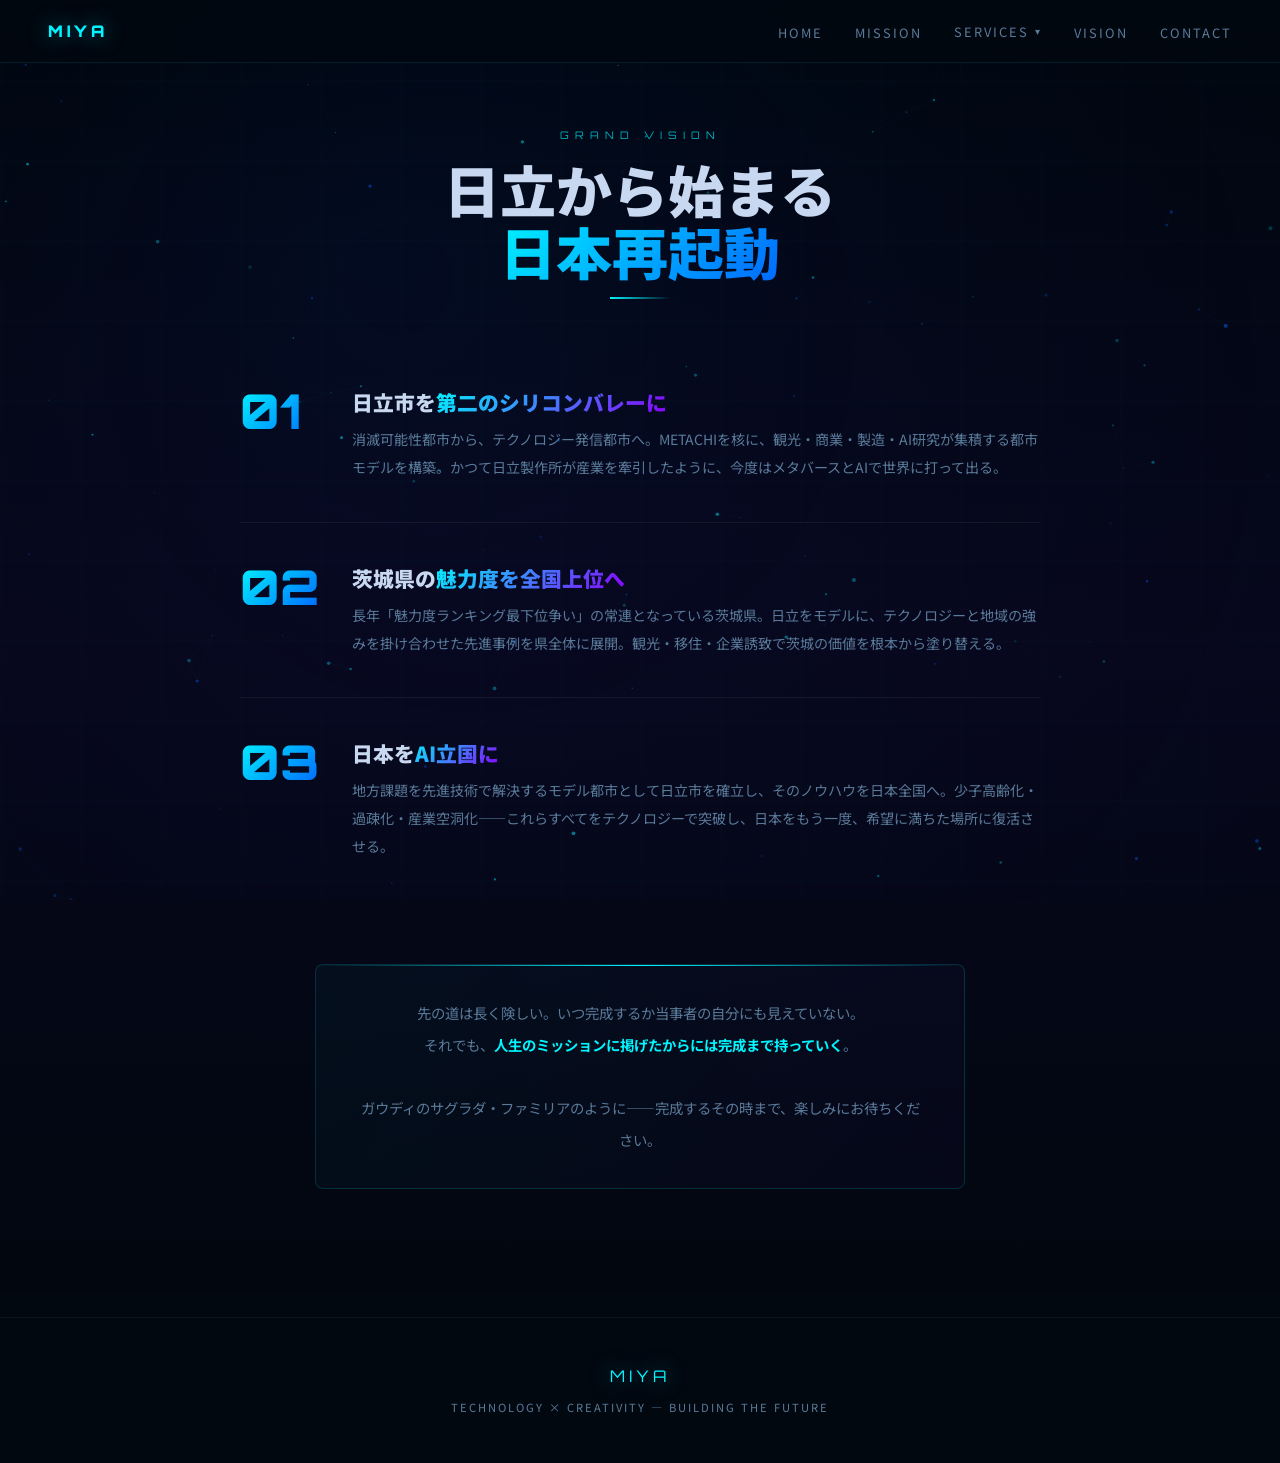
<file: vision.html>
<!DOCTYPE html>
<html lang="ja">
<head>
  <meta charset="UTF-8">
  <meta name="viewport" content="width=device-width, initial-scale=1.0, viewport-fit=cover">
  <title>VISION — MIYA</title>
  <link rel="stylesheet" href="style.css?v=3">
</head>
<body>

<canvas id="bg-canvas"></canvas>

<nav>
  <a href="index.html" class="nav-logo">MIYA</a>
  <ul class="nav-links">
    <li><a href="index.html">HOME</a></li>
    <li><a href="mission.html">MISSION</a></li>
    <li class="nav-dropdown">
      <a href="services.html">SERVICES</a>
      <div class="dropdown-menu">
        <a href="metaverse.html"><span class="dd-num">01</span> メタバース METACHI</a>
        <a href="dx.html"><span class="dd-num">02</span> DX AIサービス業</a>
        <a href="ai-biz.html"><span class="dd-num">03</span> 中小企業AI導入</a>
        <a href="web.html"><span class="dd-num">04</span> WEBページ作成</a>
        <a href="print.html"><span class="dd-num">05</span> 3Dプリント</a>
        <a href="ai-robot.html"><span class="dd-num">06</span> AIロボット</a>
        <a href="recovery-lounge.html"><span class="dd-num">07</span> 大人のリラクゼーション</a>
      </div>
    </li>
    <li><a href="vision.html">VISION</a></li>
    <li><a href="contact.html">CONTACT</a></li>
  </ul>
  <button class="hamburger" id="hamburger" aria-label="メニューを開く">
    <span></span><span></span><span></span>
  </button>
</nav>

<div class="mobile-menu" id="mobile-menu">
  <a href="index.html" class="mobile-link">HOME</a>
  <a href="mission.html" class="mobile-link">MISSION</a>
  <div class="mobile-services-toggle" id="mobile-services-toggle">SERVICES</div>
  <div class="mobile-sub" id="mobile-sub">
    <a href="services.html"><span class="sub-num">ALL</span> 7つの事業軸</a>
    <a href="metaverse.html"><span class="sub-num">01</span> メタバース METACHI</a>
    <a href="dx.html"><span class="sub-num">02</span> DX AIサービス業</a>
    <a href="ai-biz.html"><span class="sub-num">03</span> 中小企業AI導入</a>
    <a href="web.html"><span class="sub-num">04</span> WEBページ作成</a>
    <a href="print.html"><span class="sub-num">05</span> 3Dプリント</a>
    <a href="ai-robot.html"><span class="sub-num">06</span> AIロボット</a>
    <a href="recovery-lounge.html"><span class="sub-num">07</span> 大人のリラクゼーション</a>
  </div>
  <a href="vision.html" class="mobile-link">VISION</a>
  <a href="contact.html" class="mobile-link">CONTACT</a>
</div>

<section id="vision">
  <div class="section-inner">
    <div class="reveal" style="text-align:center;">
      <div class="section-label" style="text-align:center;">GRAND VISION</div>
      <h2 class="section-title" style="text-align:center;">
        日立から始まる<br><span class="accent">日本再起動</span>
      </h2>
      <div class="divider" style="margin:1rem auto 0;"></div>
    </div>

    <div class="vision-ladder reveal">
      <div class="vision-step">
        <div class="vision-step-num">01</div>
        <div class="vision-step-content">
          <h3>日立市を<span>第二のシリコンバレーに</span></h3>
          <p>消滅可能性都市から、テクノロジー発信都市へ。METACHIを核に、観光・商業・製造・AI研究が集積する都市モデルを構築。かつて日立製作所が産業を牽引したように、今度はメタバースとAIで世界に打って出る。</p>
        </div>
      </div>
      <div class="vision-step">
        <div class="vision-step-num">02</div>
        <div class="vision-step-content">
          <h3>茨城県の<span>魅力度を全国上位へ</span></h3>
          <p>長年「魅力度ランキング最下位争い」の常連となっている茨城県。日立をモデルに、テクノロジーと地域の強みを掛け合わせた先進事例を県全体に展開。観光・移住・企業誘致で茨城の価値を根本から塗り替える。</p>
        </div>
      </div>
      <div class="vision-step">
        <div class="vision-step-num">03</div>
        <div class="vision-step-content">
          <h3>日本を<span>AI立国に</span></h3>
          <p>地方課題を先進技術で解決するモデル都市として日立市を確立し、そのノウハウを日本全国へ。少子高齢化・過疎化・産業空洞化——これらすべてをテクノロジーで突破し、日本をもう一度、希望に満ちた場所に復活させる。</p>
        </div>
      </div>
    </div>

    <div class="sagrada-note reveal">
      <p>
        先の道は長く険しい。いつ完成するか当事者の自分にも見えていない。<br>
        それでも、<strong>人生のミッションに掲げたからには完成まで持っていく</strong>。<br><br>
        ガウディのサグラダ・ファミリアのように——完成するその時まで、楽しみにお待ちください。
      </p>
    </div>
  </div>
</section>

<footer>
  <div class="footer-logo">MIYA</div>
  <p>TECHNOLOGY × CREATIVITY — BUILDING THE FUTURE</p>
</footer>

<div class="fab-nav" id="fab-nav">
  <div class="fab-overlay" id="fab-overlay"></div>
  <div class="fab-card" id="fab-card">
    <div class="fab-card-label">NAVIGATE</div>
    <nav class="fab-nav-list">
      <a href="index.html" class="fab-nav-item">
        <span class="fab-nav-icon">🏠</span>
        <span class="fab-nav-text">HOME</span>
        <span class="fab-nav-arrow">→</span>
      </a>
      <a href="mission.html" class="fab-nav-item">
        <span class="fab-nav-icon">🎯</span>
        <span class="fab-nav-text">MISSION</span>
        <span class="fab-nav-arrow">→</span>
      </a>
      <a href="services.html" class="fab-nav-item">
        <span class="fab-nav-icon">⚡</span>
        <span class="fab-nav-text">SERVICES</span>
        <span class="fab-nav-arrow">→</span>
      </a>
      <a href="vision.html" class="fab-nav-item active">
        <span class="fab-nav-icon">🔭</span>
        <span class="fab-nav-text">VISION</span>
        <span class="fab-nav-arrow">→</span>
      </a>
      <a href="contact.html" class="fab-nav-item">
        <span class="fab-nav-icon">✉️</span>
        <span class="fab-nav-text">CONTACT</span>
        <span class="fab-nav-arrow">→</span>
      </a>
    </nav>
  </div>
  <button class="fab-btn" id="fab-btn" aria-label="ナビゲーション">
    <span class="fab-dots">
      <span></span><span></span>
      <span></span><span></span>
    </span>
  </button>
</div>
<script src="bg.js?v=3"></script>
</body>
</html>
</file>
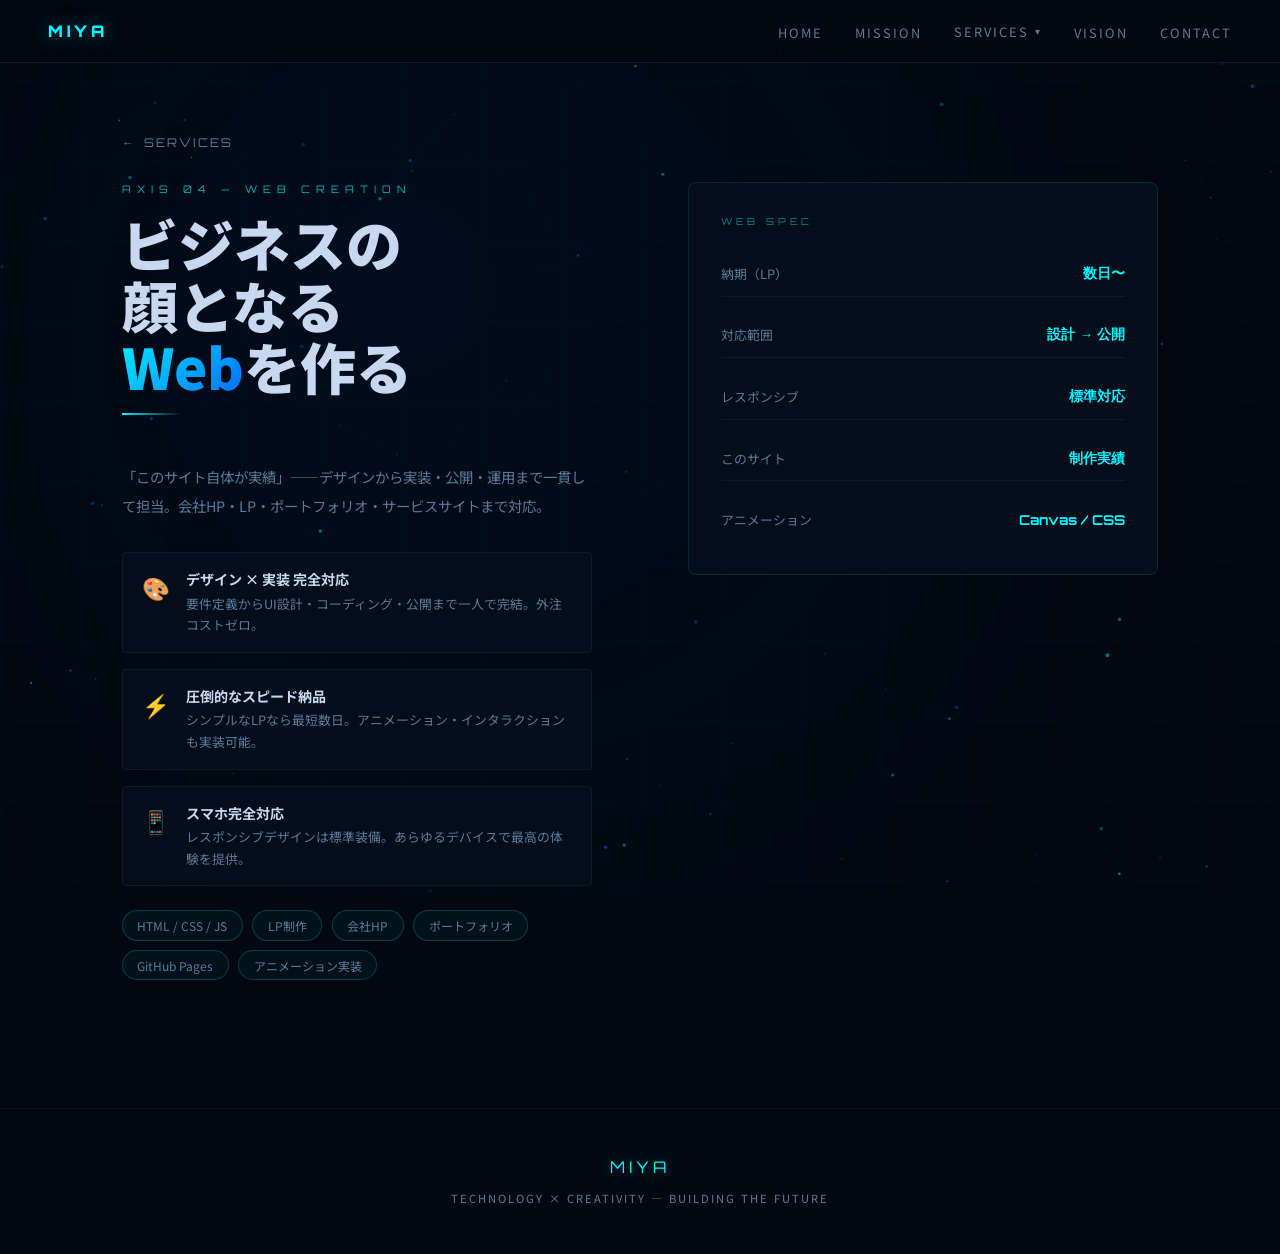
<file: web.html>
<!DOCTYPE html>
<html lang="ja">
<head>
  <meta charset="UTF-8">
  <meta name="viewport" content="width=device-width, initial-scale=1.0, viewport-fit=cover">
  <title>AXIS 04 — WEBページ作成 | MIYA</title>
  <link rel="stylesheet" href="style.css?v=3">
</head>
<body>

<canvas id="bg-canvas"></canvas>

<nav>
  <a href="index.html" class="nav-logo">MIYA</a>
  <ul class="nav-links">
    <li><a href="index.html">HOME</a></li>
    <li><a href="mission.html">MISSION</a></li>
    <li class="nav-dropdown">
      <a href="services.html">SERVICES</a>
      <div class="dropdown-menu">
        <a href="metaverse.html"><span class="dd-num">01</span> メタバース METACHI</a>
        <a href="dx.html"><span class="dd-num">02</span> DX AIサービス業</a>
        <a href="ai-biz.html"><span class="dd-num">03</span> 中小企業AI導入</a>
        <a href="web.html"><span class="dd-num">04</span> WEBページ作成</a>
        <a href="print.html"><span class="dd-num">05</span> 3Dプリント</a>
        <a href="ai-robot.html"><span class="dd-num">06</span> AIロボット</a>
        <a href="recovery-lounge.html"><span class="dd-num">07</span> 大人のリラクゼーション</a>
      </div>
    </li>
    <li><a href="vision.html">VISION</a></li>
    <li><a href="contact.html">CONTACT</a></li>
  </ul>
  <button class="hamburger" id="hamburger" aria-label="メニューを開く">
    <span></span><span></span><span></span>
  </button>
</nav>

<div class="mobile-menu" id="mobile-menu">
  <a href="index.html" class="mobile-link">HOME</a>
  <a href="mission.html" class="mobile-link">MISSION</a>
  <div class="mobile-services-toggle" id="mobile-services-toggle">SERVICES</div>
  <div class="mobile-sub" id="mobile-sub">
    <a href="services.html"><span class="sub-num">ALL</span> 7つの事業軸</a>
    <a href="metaverse.html"><span class="sub-num">01</span> メタバース METACHI</a>
    <a href="dx.html"><span class="sub-num">02</span> DX AIサービス業</a>
    <a href="ai-biz.html"><span class="sub-num">03</span> 中小企業AI導入</a>
    <a href="web.html"><span class="sub-num">04</span> WEBページ作成</a>
    <a href="print.html"><span class="sub-num">05</span> 3Dプリント</a>
    <a href="ai-robot.html"><span class="sub-num">06</span> AIロボット</a>
    <a href="recovery-lounge.html"><span class="sub-num">07</span> 大人のリラクゼーション</a>
  </div>
  <a href="vision.html" class="mobile-link">VISION</a>
  <a href="contact.html" class="mobile-link">CONTACT</a>
</div>

<section>
  <div class="section-inner">
    <a href="services.html" class="back-link">SERVICES</a>
    <div class="axis-layout">
      <div class="reveal">
        <div class="section-label">AXIS 04 — WEB CREATION</div>
        <h2 class="section-title">ビジネスの<br>顔となる<br><span class="accent">Web</span>を作る</h2>
        <div class="divider"></div>
        <p style="color:var(--text-dim);font-size:0.9rem;line-height:2;margin-bottom:2rem;">
          「このサイト自体が実績」——デザインから実装・公開・運用まで一貫して担当。会社HP・LP・ポートフォリオ・サービスサイトまで対応。
        </p>

        <div class="feature-list">
          <div class="feature-item">
            <span class="feature-item-icon">🎨</span>
            <div>
              <h4>デザイン × 実装 完全対応</h4>
              <p>要件定義からUI設計・コーディング・公開まで一人で完結。外注コストゼロ。</p>
            </div>
          </div>
          <div class="feature-item">
            <span class="feature-item-icon">⚡</span>
            <div>
              <h4>圧倒的なスピード納品</h4>
              <p>シンプルなLPなら最短数日。アニメーション・インタラクションも実装可能。</p>
            </div>
          </div>
          <div class="feature-item">
            <span class="feature-item-icon">📱</span>
            <div>
              <h4>スマホ完全対応</h4>
              <p>レスポンシブデザインは標準装備。あらゆるデバイスで最高の体験を提供。</p>
            </div>
          </div>
        </div>

        <div class="tag-list">
          <span class="tag">HTML / CSS / JS</span>
          <span class="tag">LP制作</span>
          <span class="tag">会社HP</span>
          <span class="tag">ポートフォリオ</span>
          <span class="tag">GitHub Pages</span>
          <span class="tag">アニメーション実装</span>
        </div>
      </div>

      <div class="reveal">
        <div class="axis-visual">
          <div class="axis-visual-label">WEB SPEC</div>
          <div class="stat-row">
            <div class="stat-item">
              <span class="stat-label">納期（LP）</span>
              <span class="stat-value">数日〜</span>
            </div>
            <div class="stat-item">
              <span class="stat-label">対応範囲</span>
              <span class="stat-value">設計 → 公開</span>
            </div>
            <div class="stat-item">
              <span class="stat-label">レスポンシブ</span>
              <span class="stat-value">標準対応</span>
            </div>
            <div class="stat-item">
              <span class="stat-label">このサイト</span>
              <span class="stat-value">制作実績</span>
            </div>
            <div class="stat-item">
              <span class="stat-label">アニメーション</span>
              <span class="stat-value">Canvas / CSS</span>
            </div>
          </div>
        </div>
      </div>
    </div>
  </div>
</section>

<footer>
  <div class="footer-logo">MIYA</div>
  <p>TECHNOLOGY × CREATIVITY — BUILDING THE FUTURE</p>
</footer>

<div class="fab-nav" id="fab-nav">
  <div class="fab-overlay" id="fab-overlay"></div>
  <div class="fab-card" id="fab-card">
    <div class="fab-card-label">NAVIGATE</div>
    <nav class="fab-nav-list">
      <a href="index.html" class="fab-nav-item">
        <span class="fab-nav-icon">🏠</span>
        <span class="fab-nav-text">HOME</span>
        <span class="fab-nav-arrow">→</span>
      </a>
      <a href="mission.html" class="fab-nav-item">
        <span class="fab-nav-icon">🎯</span>
        <span class="fab-nav-text">MISSION</span>
        <span class="fab-nav-arrow">→</span>
      </a>
      <a href="services.html" class="fab-nav-item active">
        <span class="fab-nav-icon">⚡</span>
        <span class="fab-nav-text">SERVICES</span>
        <span class="fab-nav-arrow">→</span>
      </a>
      <a href="vision.html" class="fab-nav-item">
        <span class="fab-nav-icon">🔭</span>
        <span class="fab-nav-text">VISION</span>
        <span class="fab-nav-arrow">→</span>
      </a>
      <a href="contact.html" class="fab-nav-item">
        <span class="fab-nav-icon">✉️</span>
        <span class="fab-nav-text">CONTACT</span>
        <span class="fab-nav-arrow">→</span>
      </a>
    </nav>
  </div>
  <button class="fab-btn" id="fab-btn" aria-label="ナビゲーション">
    <span class="fab-dots">
      <span></span><span></span>
      <span></span><span></span>
    </span>
  </button>
</div>
<script src="bg.js?v=3"></script>
</body>
</html>
</file>
<file: style.css>
@import url('https://fonts.googleapis.com/css2?family=Noto+Sans+JP:wght@300;400;700;900&family=Orbitron:wght@400;700;900&display=swap');

:root {
  --cyan: #00f5ff;
  --accent: #00f5ff;
  --blue: #0066ff;
  --purple: #8b00ff;
  --dark: #020810;
  --dark2: #040d1a;
  --dark3: #071224;
  --text: #c8d8f0;
  --text-dim: #5a7a9a;
  --glow-cyan: 0 0 20px rgba(0,245,255,0.5), 0 0 60px rgba(0,245,255,0.2);
}

* { margin: 0; padding: 0; box-sizing: border-box; }
html { scroll-behavior: smooth; }
body {
  background: var(--dark);
  color: var(--text);
  font-family: 'Noto Sans JP', sans-serif;
  overflow-x: hidden;
}

#bg-canvas {
  position: fixed; top: 0; left: 0;
  width: 100%; height: 100%;
  z-index: 0; pointer-events: none;
}

/* ─── NAV ─── */
nav {
  position: fixed; top: 0; left: 0; right: 0;
  z-index: 100;
  display: flex; align-items: center; justify-content: space-between;
  padding: 1.2rem 3rem;
  background: rgba(2,8,16,0.85);
  backdrop-filter: blur(20px);
  border-bottom: 1px solid rgba(0,245,255,0.1);
}
.nav-logo {
  font-family: 'Orbitron', sans-serif;
  font-size: 1rem; font-weight: 900;
  color: var(--cyan); letter-spacing: 4px;
  text-shadow: var(--glow-cyan);
  text-decoration: none;
}
.nav-links { display: flex; gap: 2rem; list-style: none; align-items: center; }
.nav-links a {
  color: var(--text-dim); text-decoration: none;
  font-size: 0.8rem; letter-spacing: 2px;
  transition: color 0.3s;
}
.nav-links a:hover { color: var(--cyan); }

/* ─── SERVICES DROPDOWN ─── */
.nav-dropdown {
  position: relative;
}
.nav-dropdown > a {
  display: flex; align-items: center; gap: 0.4rem;
}
.nav-dropdown > a::after {
  content: '▾';
  font-size: 0.6rem;
  color: var(--text-dim);
  transition: transform 0.3s, color 0.3s;
}
.nav-dropdown:hover > a::after { transform: rotate(180deg); color: var(--cyan); }
.dropdown-menu {
  display: none;
  position: absolute;
  top: calc(100% + 1rem); left: 50%;
  transform: translateX(-50%);
  background: rgba(2,8,16,0.97);
  backdrop-filter: blur(20px);
  border: 1px solid rgba(0,245,255,0.15);
  border-radius: 6px;
  padding: 0.8rem 0;
  min-width: 220px;
  z-index: 200;
}
.nav-dropdown:hover .dropdown-menu { display: block; }
.dropdown-menu a {
  display: flex; align-items: center; gap: 0.7rem;
  padding: 0.6rem 1.2rem;
  color: var(--text-dim);
  text-decoration: none;
  font-size: 0.75rem;
  letter-spacing: 1.5px;
  transition: background 0.2s, color 0.2s;
}
.dropdown-menu a:hover {
  background: rgba(0,245,255,0.06);
  color: var(--cyan);
}
.dropdown-menu a .dd-num {
  font-family: 'Orbitron', sans-serif;
  font-size: 0.55rem; color: var(--cyan); opacity: 0.6;
}

/* ─── SECTION BASE ─── */
section { position: relative; z-index: 1; }
.section-inner { max-width: 1100px; margin: 0 auto; padding: 8rem 2rem; }
.section-label {
  font-family: 'Orbitron', sans-serif;
  font-size: 0.65rem; letter-spacing: 6px;
  color: var(--cyan); text-transform: uppercase;
  margin-bottom: 1rem; opacity: 0.7;
}
.section-title {
  font-size: clamp(2rem, 5vw, 3.5rem);
  font-weight: 900; line-height: 1.1; margin-bottom: 1rem;
}
.section-title .accent {
  background: linear-gradient(135deg, var(--cyan), var(--blue));
  -webkit-background-clip: text; -webkit-text-fill-color: transparent;
  background-clip: text;
}
.divider {
  width: 60px; height: 2px;
  background: linear-gradient(to right, var(--cyan), transparent);
  margin-bottom: 3rem;
}

/* ─── BACK LINK ─── */
.back-link {
  display: inline-flex; align-items: center; gap: 0.5rem;
  color: var(--text-dim); text-decoration: none;
  font-size: 0.75rem; letter-spacing: 2px;
  font-family: 'Orbitron', sans-serif;
  margin-bottom: 2rem;
  transition: color 0.3s;
}
.back-link:hover { color: var(--cyan); }
.back-link::before { content: '←'; }

/* ─── HERO ─── */
#hero {
  min-height: 100vh;
  display: flex; flex-direction: column;
  align-items: center; justify-content: center;
  text-align: center; padding: 2rem;
}
.hero-subtitle {
  font-family: 'Orbitron', sans-serif;
  font-size: 0.75rem; letter-spacing: 8px;
  color: var(--cyan); text-transform: uppercase;
  margin-bottom: 1.5rem;
  opacity: 0; animation: fadeUp 0.8s 0.2s forwards;
}
.hero-name {
  font-family: 'Orbitron', sans-serif;
  font-size: clamp(2.5rem, 8vw, 6rem);
  font-weight: 900; line-height: 1;
  letter-spacing: 4px;
  background: linear-gradient(135deg, #fff 0%, var(--cyan) 40%, var(--blue) 80%);
  -webkit-background-clip: text; -webkit-text-fill-color: transparent;
  background-clip: text;
  opacity: 0; animation: fadeUp 0.8s 0.4s forwards;
  filter: drop-shadow(0 0 30px rgba(0,245,255,0.3));
}
.hero-tagline {
  margin-top: 2rem;
  font-size: 1rem; color: var(--text-dim);
  font-weight: 300; letter-spacing: 2px;
  opacity: 0; animation: fadeUp 0.8s 0.6s forwards;
}
.hero-tagline span { color: var(--cyan); font-weight: 700; }

.hero-axes {
  margin-top: 3.5rem;
  display: flex; gap: 1rem; flex-wrap: wrap;
  justify-content: center;
  opacity: 0; animation: fadeUp 0.8s 0.9s forwards;
}
.hero-axis-chip {
  padding: 0.5rem 1.2rem;
  border: 1px solid rgba(0,245,255,0.25);
  border-radius: 100px;
  background: rgba(0,245,255,0.05);
  font-size: 0.75rem; letter-spacing: 1px;
  color: var(--text-dim);
  transition: all 0.3s;
  text-decoration: none;
  display: inline-block;
}
.hero-axis-chip:hover {
  border-color: var(--cyan); color: var(--cyan);
  background: rgba(0,245,255,0.1);
}
.hero-axis-chip .chip-num {
  font-family: 'Orbitron', sans-serif;
  font-size: 0.6rem; color: var(--cyan);
  margin-right: 0.4rem;
}

.scroll-indicator {
  position: absolute; bottom: 3rem; left: 50%;
  transform: translateX(-50%);
  display: flex; flex-direction: column;
  align-items: center; gap: 0.5rem;
  opacity: 0; animation: fadeIn 1s 1.5s forwards;
}
.scroll-indicator span { font-size: 0.65rem; letter-spacing: 4px; color: var(--text-dim); }
.scroll-line {
  width: 1px; height: 60px;
  background: linear-gradient(to bottom, var(--cyan), transparent);
  animation: scrollPulse 2s infinite;
}

/* ─── SERVICES OVERVIEW ─── */
.services-grid {
  display: grid;
  grid-template-columns: repeat(auto-fit, minmax(300px, 1fr));
  gap: 1.5rem; margin-top: 3rem;
}
.service-card {
  padding: 2rem 1.8rem;
  border: 1px solid rgba(255,255,255,0.06);
  border-radius: 6px;
  background: rgba(255,255,255,0.02);
  transition: all 0.3s; cursor: pointer;
  position: relative; overflow: hidden;
  text-decoration: none; color: inherit;
  display: block;
}
.service-arrow {
  display: block;
  margin-top: 1rem;
  font-family: 'Orbitron', sans-serif;
  font-size: 0.6rem; letter-spacing: 3px;
  color: var(--cyan); opacity: 0;
  transition: opacity 0.3s;
}
.service-card:hover .service-arrow { opacity: 0.7; }
.service-card::before {
  content: '';
  position: absolute; top: 0; left: 0; right: 0; height: 2px;
  background: linear-gradient(to right, transparent, var(--card-color, var(--cyan)), transparent);
  opacity: 0; transition: opacity 0.3s;
}
.service-card:hover::before { opacity: 1; }
.service-card:hover {
  border-color: rgba(0,245,255,0.2);
  transform: translateY(-4px);
  box-shadow: 0 20px 60px rgba(0,102,255,0.12);
  background: rgba(0,245,255,0.03);
}
.service-num {
  font-family: 'Orbitron', sans-serif;
  font-size: 0.6rem; letter-spacing: 3px;
  color: var(--cyan); opacity: 0.5;
  margin-bottom: 1rem; display: block;
}
.service-icon { font-size: 2.2rem; margin-bottom: 1rem; display: block; }
.service-card h3 {
  font-size: 1.05rem; font-weight: 900;
  color: var(--text); margin-bottom: 0.6rem; letter-spacing: 1px;
}
.service-card .service-en {
  font-family: 'Orbitron', sans-serif;
  font-size: 0.6rem; letter-spacing: 3px;
  color: var(--cyan); opacity: 0.6;
  display: block; margin-bottom: 0.8rem;
}
.service-card p {
  font-size: 0.82rem; color: var(--text-dim); line-height: 1.9;
}

/* ─── AXIS LAYOUT ─── */
.axis-layout {
  display: grid;
  grid-template-columns: 1fr 1fr;
  gap: 6rem; align-items: start;
}
.axis-layout.reverse { direction: rtl; }
.axis-layout.reverse > * { direction: ltr; }

.tag-list {
  display: flex; flex-wrap: wrap; gap: 0.6rem; margin-top: 1.5rem;
}
.tag {
  padding: 0.35rem 0.9rem;
  border: 1px solid rgba(0,245,255,0.2);
  border-radius: 100px;
  font-size: 0.75rem; color: var(--text-dim);
  background: rgba(0,245,255,0.04);
}

.feature-list {
  display: flex; flex-direction: column; gap: 1rem; margin-top: 2rem;
}
.feature-item {
  display: flex; gap: 1rem; align-items: flex-start;
  padding: 1rem 1.2rem;
  border: 1px solid rgba(255,255,255,0.05);
  border-radius: 4px;
  background: var(--dark2);
  transition: border-color 0.3s;
}
.feature-item:hover { border-color: rgba(0,245,255,0.2); }
.feature-item-icon { font-size: 1.4rem; flex-shrink: 0; margin-top: 0.1rem; }
.feature-item h4 { font-size: 0.88rem; color: var(--text); margin-bottom: 0.2rem; }
.feature-item p { font-size: 0.8rem; color: var(--text-dim); line-height: 1.7; }

.axis-visual {
  border: 1px solid rgba(0,245,255,0.12);
  border-radius: 8px;
  background: var(--dark2);
  padding: 2rem;
  position: sticky; top: 8rem;
}
.axis-visual-label {
  font-family: 'Orbitron', sans-serif;
  font-size: 0.6rem; letter-spacing: 4px;
  color: var(--cyan); opacity: 0.5;
  margin-bottom: 1.5rem;
}
.stat-row {
  display: flex; flex-direction: column; gap: 1rem;
}
.stat-item {
  display: flex; justify-content: space-between; align-items: center;
  padding: 0.8rem 0;
  border-bottom: 1px solid rgba(255,255,255,0.05);
}
.stat-item:last-child { border-bottom: none; }
.stat-label { font-size: 0.8rem; color: var(--text-dim); }
.stat-value {
  font-family: 'Orbitron', sans-serif;
  font-size: 0.85rem; color: var(--cyan);
  font-weight: 700;
}

.city-map {
  width: 100%; aspect-ratio: 1;
  border-radius: 4px;
  background: var(--dark2);
  overflow: hidden; position: relative;
}
.city-map canvas { width: 100%; height: 100%; }

/* ─── CONTACT ─── */
#contact {
  text-align: center;
  background: linear-gradient(180deg, transparent 0%, rgba(139,0,255,0.04) 50%, transparent 100%);
}
.contact-tagline {
  font-size: clamp(1.4rem, 3.5vw, 2.5rem);
  font-weight: 900; line-height: 1.5;
  max-width: 700px; margin: 0 auto 3rem;
}
.contact-tagline .hl {
  font-family: 'Orbitron', sans-serif;
  background: linear-gradient(135deg, var(--cyan), var(--purple));
  -webkit-background-clip: text; -webkit-text-fill-color: transparent;
  background-clip: text;
}
.sns-links {
  display: flex; gap: 1.5rem;
  justify-content: center; flex-wrap: wrap;
  margin-top: 2rem;
}
.sns-btn {
  display: flex; align-items: center; gap: 0.7rem;
  padding: 1rem 2rem;
  border: 1px solid rgba(0,245,255,0.3);
  border-radius: 4px;
  background: rgba(0,245,255,0.05);
  color: var(--text); text-decoration: none;
  font-size: 0.85rem; letter-spacing: 1px;
  transition: all 0.3s;
}
.sns-btn:hover {
  background: rgba(0,245,255,0.15);
  border-color: var(--cyan);
  color: var(--cyan);
  box-shadow: 0 0 30px rgba(0,245,255,0.2);
  transform: translateY(-2px);
}
.sns-btn-icon { font-size: 1.2rem; }

/* ─── FOOTER ─── */
footer {
  position: relative; z-index: 1;
  text-align: center; padding: 3rem;
  border-top: 1px solid rgba(255,255,255,0.05);
}
footer .footer-logo {
  font-family: 'Orbitron', sans-serif;
  font-size: 1rem; color: var(--cyan);
  letter-spacing: 4px; margin-bottom: 0.8rem;
  text-shadow: var(--glow-cyan);
}
footer p {
  font-size: 0.7rem; color: var(--text-dim); letter-spacing: 2px;
}

/* ─── ANIMATIONS ─── */
@keyframes fadeUp {
  from { opacity: 0; transform: translateY(30px); }
  to   { opacity: 1; transform: translateY(0); }
}
@keyframes fadeIn {
  from { opacity: 0; } to { opacity: 1; }
}
@keyframes scrollPulse {
  0%, 100% { opacity: 0.3; transform: scaleY(1); }
  50%       { opacity: 1;   transform: scaleY(1.2); }
}
.reveal {
  opacity: 0; transform: translateY(40px);
  transition: opacity 0.8s ease, transform 0.8s ease;
}
.reveal.visible { opacity: 1; transform: translateY(0); }

/* ─── MISSION ─── */
#mission {
  background: linear-gradient(180deg, transparent 0%, rgba(0,20,60,0.3) 50%, transparent 100%);
}
.mission-layout {
  display: grid;
  grid-template-columns: 1fr 1fr;
  gap: 6rem; align-items: start;
}
.mission-quote {
  margin-top: 2.5rem;
  padding: 1.8rem 2rem;
  border-left: 3px solid rgba(0,245,255,0.4);
  background: rgba(0,245,255,0.03);
  border-radius: 0 4px 4px 0;
  font-size: 1rem;
  line-height: 2.2;
  color: var(--text);
  font-style: italic;
}
.mission-quote em { color: var(--cyan); font-style: normal; font-weight: 700; }
.city-facts {
  display: grid; grid-template-columns: 1fr 1fr;
  gap: 1rem; margin-top: 2rem;
}
.city-fact {
  padding: 1.2rem;
  border: 1px solid rgba(255,255,255,0.06);
  border-radius: 6px;
  background: var(--dark2);
  text-align: center;
  transition: border-color 0.3s;
}
.city-fact:hover { border-color: rgba(0,245,255,0.25); }
.city-fact .fact-icon { font-size: 1.5rem; margin-bottom: 0.5rem; display: block; }
.city-fact h4 { font-size: 0.82rem; color: var(--text); margin-bottom: 0.2rem; }
.city-fact p { font-size: 0.72rem; color: var(--text-dim); line-height: 1.5; }

/* ─── VISION ─── */
#vision {
  background: linear-gradient(180deg, transparent 0%, rgba(139,0,255,0.05) 50%, transparent 100%);
}
.vision-ladder {
  display: flex; flex-direction: column; gap: 0;
  max-width: 800px; margin: 3rem auto 0;
}
.vision-step {
  display: grid;
  grid-template-columns: 80px 1fr;
  gap: 2rem; align-items: start;
  padding: 2.5rem 0;
  border-bottom: 1px solid rgba(255,255,255,0.06);
  position: relative;
}
.vision-step:last-child { border-bottom: none; }
.vision-step-num {
  font-family: 'Orbitron', sans-serif;
  font-size: 3rem; font-weight: 900;
  background: linear-gradient(135deg, var(--cyan), var(--blue));
  -webkit-background-clip: text; -webkit-text-fill-color: transparent;
  background-clip: text;
  line-height: 1;
}
.vision-step-content h3 {
  font-size: 1.3rem; font-weight: 900;
  color: var(--text); margin-bottom: 0.5rem;
}
.vision-step-content h3 span {
  background: linear-gradient(135deg, var(--cyan), var(--purple));
  -webkit-background-clip: text; -webkit-text-fill-color: transparent;
  background-clip: text;
}
.vision-step-content p {
  font-size: 0.88rem; color: var(--text-dim); line-height: 2;
}
.sagrada-note {
  text-align: center;
  padding: 2rem 2.5rem;
  border: 1px solid rgba(0,245,255,0.15);
  border-radius: 8px;
  background: linear-gradient(135deg, rgba(0,245,255,0.03), rgba(139,0,255,0.03));
  max-width: 650px; margin: 4rem auto 0;
  position: relative; overflow: hidden;
}
.sagrada-note::before {
  content: '';
  position: absolute; top: 0; left: 0; right: 0; height: 1px;
  background: linear-gradient(to right, transparent, var(--cyan), transparent);
}
.sagrada-note p { font-size: 0.9rem; color: var(--text-dim); line-height: 2.2; }
.sagrada-note strong { color: var(--cyan); }

/* ─── HAMBURGER ─── */
.hamburger {
  display: none;
  flex-direction: column;
  justify-content: center;
  gap: 5px;
  cursor: pointer;
  padding: 4px;
  background: none;
  border: none;
}
.hamburger span {
  display: block;
  width: 24px;
  height: 2px;
  background: var(--cyan);
  border-radius: 2px;
  transition: transform 0.3s, opacity 0.3s;
}
.hamburger.open span:nth-child(1) { transform: translateY(7px) rotate(45deg); }
.hamburger.open span:nth-child(2) { opacity: 0; }
.hamburger.open span:nth-child(3) { transform: translateY(-7px) rotate(-45deg); }

/* ─── MOBILE MENU ─── */
.mobile-menu {
  display: none;
  position: fixed;
  top: 56px; left: 0; right: 0;
  background: rgba(2,8,16,0.97);
  backdrop-filter: blur(20px);
  border-bottom: 1px solid rgba(0,245,255,0.15);
  z-index: 99;
  padding: 1rem 2rem 1.5rem;
  flex-direction: column;
  gap: 0;
}
.mobile-menu.open { display: flex; }
.mobile-menu > a {
  color: var(--text-dim);
  text-decoration: none;
  font-size: 0.9rem;
  letter-spacing: 3px;
  font-family: 'Orbitron', sans-serif;
  transition: color 0.3s;
  padding: 0.8rem 0;
  border-bottom: 1px solid rgba(255,255,255,0.04);
}
.mobile-menu > a:last-child { border-bottom: none; }
.mobile-menu > a:hover { color: var(--cyan); }

/* モバイル SERVICES アコーディオン */
.mobile-services-toggle {
  color: var(--text-dim);
  font-size: 0.9rem;
  letter-spacing: 3px;
  font-family: 'Orbitron', sans-serif;
  cursor: pointer;
  padding: 0.8rem 0;
  border-bottom: 1px solid rgba(255,255,255,0.04);
  display: flex; justify-content: space-between; align-items: center;
  transition: color 0.3s;
}
.mobile-services-toggle:hover { color: var(--cyan); }
.mobile-services-toggle::after { content: '▾'; font-size: 0.65rem; transition: transform 0.3s; }
.mobile-services-toggle.open::after { transform: rotate(180deg); }
.mobile-sub {
  display: none;
  flex-direction: column;
  padding: 0.3rem 0 0.3rem 1rem;
  border-bottom: 1px solid rgba(255,255,255,0.04);
}
.mobile-sub.open { display: flex; }
.mobile-sub a {
  color: var(--text-dim);
  text-decoration: none;
  font-size: 0.75rem;
  letter-spacing: 2px;
  font-family: 'Orbitron', sans-serif;
  padding: 0.5rem 0;
  display: flex; align-items: center; gap: 0.5rem;
  transition: color 0.3s;
}
.mobile-sub a:hover { color: var(--cyan); }
.mobile-sub .sub-num { font-size: 0.55rem; opacity: 0.6; color: var(--cyan); }

/* ─── RESPONSIVE ─── */
@media (max-width: 768px) {
  nav { padding: 1rem 1.5rem; }
  .nav-links { display: none; }
  .hamburger { display: none; }
  .axis-layout { grid-template-columns: 1fr; gap: 3rem; }
  .axis-layout.reverse { direction: ltr; }
  .services-grid { grid-template-columns: 1fr; }
  .mission-layout { grid-template-columns: 1fr; gap: 3rem; }
  .city-facts { grid-template-columns: 1fr 1fr; }
  .vision-step { grid-template-columns: 50px 1fr; gap: 1rem; }
  .vision-step-num { font-size: 2rem; }
}

/* ─── FAB NAV ─── */
.fab-nav { display: none; }
.fab-overlay {
  opacity: 0;
  pointer-events: none;
  transition: opacity 0.3s;
}

@media (max-width: 768px) {
  .fab-nav {
    display: block;
    position: fixed;
    bottom: calc(1.5rem + env(safe-area-inset-bottom, 0px));
    right: 1.5rem;
    z-index: 300;
  }

  /* overlay */
  .fab-overlay {
    position: fixed;
    inset: 0;
    z-index: 1;
    background: rgba(2,8,16,0.65);
    backdrop-filter: blur(4px);
    -webkit-backdrop-filter: blur(4px);
  }
  .fab-overlay.open {
    opacity: 1;
    pointer-events: auto;
  }

  /* card */
  .fab-card {
    position: fixed;
    bottom: calc(2.5rem + 54px + 0.9rem + env(safe-area-inset-bottom, 0px));
    right: 1.5rem;
    width: 230px;
    background: rgba(4,13,26,0.97);
    backdrop-filter: blur(30px);
    -webkit-backdrop-filter: blur(30px);
    border: 1px solid rgba(0,245,255,0.2);
    border-radius: 16px;
    padding: 1rem;
    opacity: 0;
    transform: translateY(14px) scale(0.93);
    transform-origin: bottom right;
    transition: opacity 0.3s cubic-bezier(0.34,1.56,0.64,1),
                transform 0.3s cubic-bezier(0.34,1.56,0.64,1);
    pointer-events: none;
    z-index: 2;
    box-shadow: 0 24px 60px rgba(0,0,0,0.7),
                0 0 1px rgba(0,245,255,0.3),
                inset 0 1px 0 rgba(255,255,255,0.04);
  }
  .fab-card::before {
    content: '';
    position: absolute;
    top: 0; left: 15%; right: 15%; height: 1px;
    background: linear-gradient(to right, transparent, rgba(0,245,255,0.55), transparent);
    border-radius: 50%;
  }
  .fab-card.open {
    opacity: 1;
    transform: translateY(0) scale(1);
    pointer-events: auto;
  }

  .fab-card-label {
    font-family: 'Orbitron', sans-serif;
    font-size: 0.48rem;
    letter-spacing: 5px;
    color: rgba(0,245,255,0.45);
    text-align: center;
    padding-bottom: 0.7rem;
    margin-bottom: 0.5rem;
    border-bottom: 1px solid rgba(255,255,255,0.05);
  }

  /* nav list */
  .fab-nav-list {
    display: flex;
    flex-direction: column;
    gap: 0.2rem;
  }
  .fab-nav-item {
    display: flex;
    align-items: center;
    gap: 0.75rem;
    padding: 0.62rem 0.75rem;
    border-radius: 9px;
    text-decoration: none;
    color: #5a7a9a;
    border: 1px solid transparent;
    transition: background 0.18s, border-color 0.18s, color 0.18s,
                opacity 0.22s, transform 0.22s;
    opacity: 0;
    transform: translateX(10px);
    -webkit-tap-highlight-color: transparent;
  }
  .fab-card.open .fab-nav-item { opacity: 1; transform: translateX(0); }
  .fab-card.open .fab-nav-item:nth-child(1) { transition-delay: 0.05s; }
  .fab-card.open .fab-nav-item:nth-child(2) { transition-delay: 0.09s; }
  .fab-card.open .fab-nav-item:nth-child(3) { transition-delay: 0.13s; }
  .fab-card.open .fab-nav-item:nth-child(4) { transition-delay: 0.17s; }
  .fab-card.open .fab-nav-item:nth-child(5) { transition-delay: 0.21s; }
  .fab-nav-item:active {
    background: rgba(0,245,255,0.08);
    border-color: rgba(0,245,255,0.2);
    color: #00f5ff;
  }
  .fab-nav-item.active {
    background: rgba(0,245,255,0.09);
    border-color: rgba(0,245,255,0.25);
    color: #00f5ff;
  }
  .fab-nav-icon { font-size: 1rem; width: 1.2rem; text-align: center; flex-shrink: 0; }
  .fab-nav-text {
    flex: 1;
    font-family: 'Orbitron', sans-serif;
    font-size: 0.62rem;
    letter-spacing: 2px;
    color: inherit;
  }
  .fab-nav-arrow {
    font-size: 0.58rem;
    color: #00f5ff;
    opacity: 0.22;
    transition: opacity 0.18s;
  }
  .fab-nav-item.active .fab-nav-arrow,
  .fab-nav-item:active .fab-nav-arrow { opacity: 0.8; }

  /* button */
  .fab-btn {
    position: relative;
    z-index: 2;
    width: 54px;
    height: 54px;
    border-radius: 50%;
    background: linear-gradient(145deg, rgba(0,80,200,0.95), rgba(0,20,80,0.95));
    border: 1px solid rgba(0,245,255,0.3);
    cursor: pointer;
    display: flex;
    align-items: center;
    justify-content: center;
    box-shadow: 0 0 22px rgba(0,100,255,0.45), 0 6px 24px rgba(0,0,0,0.5);
    transition: background 0.3s, border-color 0.3s, box-shadow 0.3s;
    -webkit-tap-highlight-color: transparent;
    outline: none;
  }
  .fab-btn.open {
    background: linear-gradient(145deg, rgba(0,245,255,0.18), rgba(0,50,100,0.9));
    border-color: rgba(0,245,255,0.55);
    box-shadow: 0 0 30px rgba(0,245,255,0.38), 0 6px 24px rgba(0,0,0,0.5);
  }

  /* 4-dot grid → ✕ icon */
  .fab-dots {
    display: grid;
    grid-template-columns: 1fr 1fr;
    gap: 5px;
    width: 17px;
    height: 17px;
  }
  .fab-dots span {
    width: 6px;
    height: 6px;
    background: rgba(200,216,240,0.9);
    border-radius: 2px;
    display: block;
    transition: transform 0.35s cubic-bezier(0.34,1.56,0.64,1), background 0.3s;
  }
  .fab-btn.open .fab-dots span { background: #00f5ff; }
  .fab-btn.open .fab-dots span:nth-child(1) { transform: translate(5.5px, 5.5px) rotate(45deg); }
  .fab-btn.open .fab-dots span:nth-child(2) { transform: translate(-5.5px, 5.5px) rotate(-45deg); }
  .fab-btn.open .fab-dots span:nth-child(3) { transform: translate(5.5px, -5.5px) rotate(-45deg); }
  .fab-btn.open .fab-dots span:nth-child(4) { transform: translate(-5.5px, -5.5px) rotate(45deg); }
}
</file>
